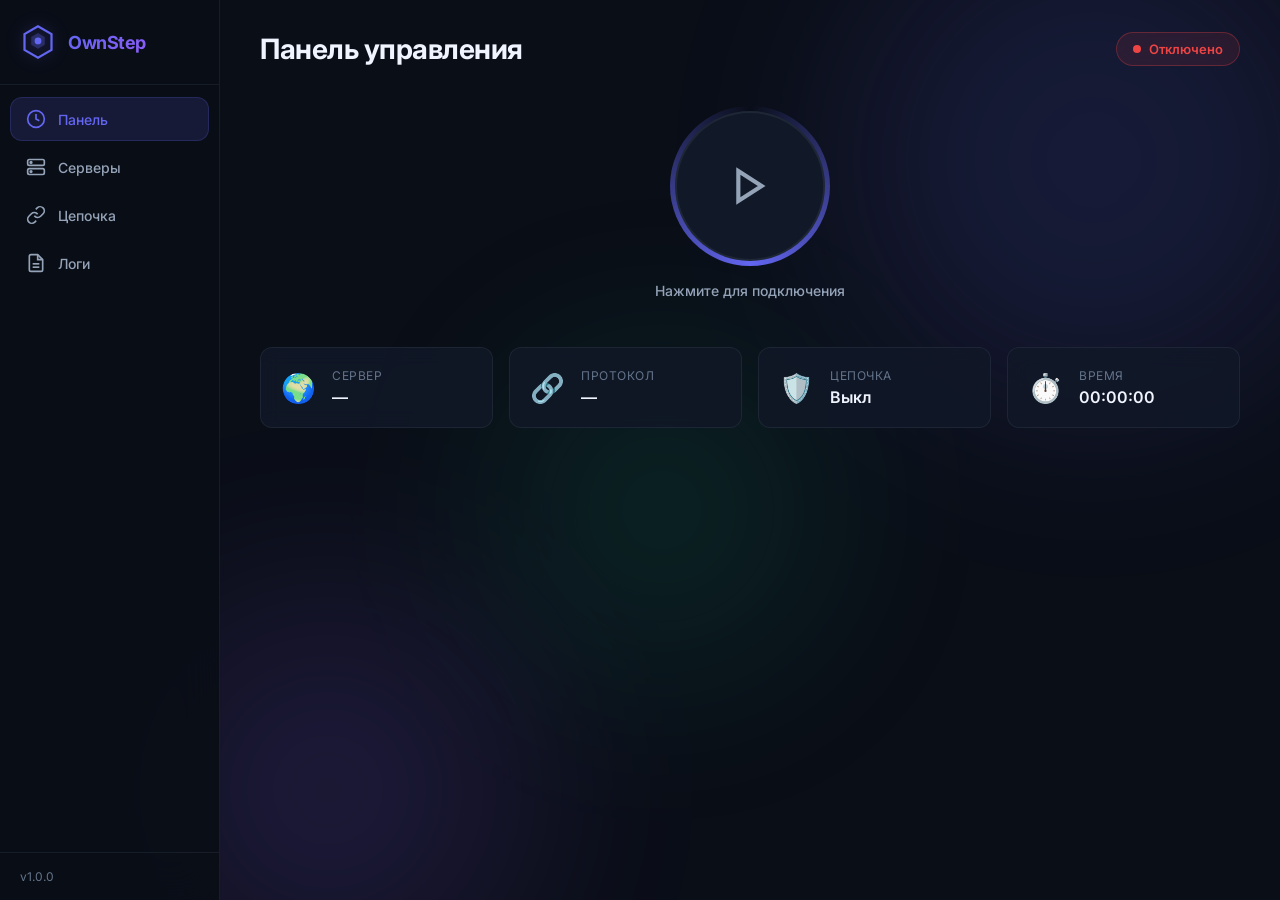
<file: index.html>
<!DOCTYPE html>
<html lang="ru">

<head>
    <meta charset="UTF-8">
    <meta name="viewport" content="width=device-width, initial-scale=1.0">
    <title>OwnStep</title>
    <link rel="stylesheet" href="style.css">
    <link href="https://fonts.googleapis.com/css2?family=Inter:wght@300;400;500;600;700;800&display=swap"
        rel="stylesheet">
</head>

<body>
    <div class="app">
        <!-- Animated background -->
        <div class="bg-orbs">
            <div class="orb orb-1"></div>
            <div class="orb orb-2"></div>
            <div class="orb orb-3"></div>
        </div>

        <!-- Sidebar -->
        <nav class="sidebar">
            <div class="logo">
                <div class="logo-icon">
                    <svg viewBox="0 0 32 32" fill="none">
                        <path d="M16 2L4 9v14l12 7 12-7V9L16 2z" stroke="currentColor" stroke-width="2" fill="none" />
                        <path d="M16 8l-6 3.5v7L16 22l6-3.5v-7L16 8z" fill="currentColor" opacity="0.3" />
                        <circle cx="16" cy="15" r="3" fill="currentColor" />
                    </svg>
                </div>
                <span class="logo-text">OwnStep</span>
            </div>
            <ul class="nav-links">
                <li class="nav-item active" data-tab="dashboard">
                    <svg viewBox="0 0 24 24" fill="none" stroke="currentColor" stroke-width="2">
                        <circle cx="12" cy="12" r="10" />
                        <path d="M12 6v6l4 2" />
                    </svg>
                    <span>Панель</span>
                </li>
                <li class="nav-item" data-tab="servers">
                    <svg viewBox="0 0 24 24" fill="none" stroke="currentColor" stroke-width="2">
                        <rect x="2" y="3" width="20" height="7" rx="2" />
                        <rect x="2" y="14" width="20" height="7" rx="2" />
                        <circle cx="6" cy="6.5" r="1" fill="currentColor" />
                        <circle cx="6" cy="17.5" r="1" fill="currentColor" />
                    </svg>
                    <span>Серверы</span>
                </li>
                <li class="nav-item" data-tab="chaining">
                    <svg viewBox="0 0 24 24" fill="none" stroke="currentColor" stroke-width="2">
                        <path d="M10 13a5 5 0 0 0 7.54.54l3-3a5 5 0 0 0-7.07-7.07l-1.72 1.71" />
                        <path d="M14 11a5 5 0 0 0-7.54-.54l-3 3a5 5 0 0 0 7.07 7.07l1.71-1.71" />
                    </svg>
                    <span>Цепочка</span>
                </li>
                <li class="nav-item" data-tab="logs">
                    <svg viewBox="0 0 24 24" fill="none" stroke="currentColor" stroke-width="2">
                        <path d="M14 2H6a2 2 0 0 0-2 2v16a2 2 0 0 0 2 2h12a2 2 0 0 0 2-2V8z" />
                        <polyline points="14 2 14 8 20 8" />
                        <line x1="16" y1="13" x2="8" y2="13" />
                        <line x1="16" y1="17" x2="8" y2="17" />
                    </svg>
                    <span>Логи</span>
                </li>
            </ul>
            <div class="sidebar-footer">
                <div class="version">v1.0.0</div>
            </div>
        </nav>

        <!-- Main Content -->
        <main class="main-content">
            <!-- Dashboard Tab -->
            <section class="tab-content active" id="tab-dashboard">
                <div class="page-header">
                    <h1>Панель управления</h1>
                    <div class="status-badge disconnected" id="globalStatus">
                        <span class="status-dot"></span>
                        <span id="statusText">Отключено</span>
                    </div>
                </div>

                <div class="connect-section">
                    <div class="connect-ring" id="connectRing">
                        <div class="connect-btn" id="connectBtn" onclick="toggleConnection()">
                            <svg viewBox="0 0 24 24" fill="none" stroke="currentColor" stroke-width="2.5">
                                <polygon points="5 3 19 12 5 21 5 3" id="playIcon" />
                            </svg>
                            <svg viewBox="0 0 24 24" fill="none" stroke="currentColor" stroke-width="2.5"
                                style="display:none">
                                <rect x="6" y="4" width="4" height="16" id="pauseIcon1" />
                                <rect x="14" y="4" width="4" height="16" id="pauseIcon2" />
                            </svg>
                        </div>
                    </div>
                    <p class="connect-label" id="connectLabel">Нажмите для подключения</p>
                </div>

                <div class="stats-grid">
                    <div class="stat-card">
                        <div class="stat-icon">🌍</div>
                        <div class="stat-info">
                            <div class="stat-label">Сервер</div>
                            <div class="stat-value" id="statServer">—</div>
                        </div>
                    </div>
                    <div class="stat-card">
                        <div class="stat-icon">🔗</div>
                        <div class="stat-info">
                            <div class="stat-label">Протокол</div>
                            <div class="stat-value" id="statProtocol">—</div>
                        </div>
                    </div>
                    <div class="stat-card">
                        <div class="stat-icon">🛡️</div>
                        <div class="stat-info">
                            <div class="stat-label">Цепочка</div>
                            <div class="stat-value" id="statChain">Выкл</div>
                        </div>
                    </div>
                    <div class="stat-card">
                        <div class="stat-icon">⏱️</div>
                        <div class="stat-info">
                            <div class="stat-label">Время</div>
                            <div class="stat-value" id="statUptime">00:00:00</div>
                        </div>
                    </div>
                </div>
            </section>

            <!-- Servers Tab -->
            <section class="tab-content" id="tab-servers">
                <div class="page-header">
                    <h1>Настройка серверов</h1>
                </div>

                <div class="card">
                    <div class="card-header">
                        <h2>🇩🇪 Основной сервер (Германия)</h2>
                        <span class="badge badge-primary">VLESS + Reality</span>
                    </div>
                    <div class="card-body">
                        <div class="form-grid">
                            <div class="form-group">
                                <label for="serverAddress">Адрес сервера</label>
                                <input type="text" id="serverAddress" placeholder="123.45.67.89" class="input">
                            </div>
                            <div class="form-group">
                                <label for="serverPort">Порт</label>
                                <input type="number" id="serverPort" placeholder="443" value="443" class="input">
                            </div>
                            <div class="form-group">
                                <label for="serverUUID">UUID</label>
                                <input type="text" id="serverUUID" placeholder="xxxxxxxx-xxxx-xxxx-xxxx-xxxxxxxxxxxx"
                                    class="input">
                            </div>
                            <div class="form-group">
                                <label for="serverFlow">Flow</label>
                                <select id="serverFlow" class="input">
                                    <option value="xtls-rprx-vision">xtls-rprx-vision</option>
                                    <option value="">Нет</option>
                                </select>
                            </div>
                            <div class="form-group">
                                <label for="serverPubKey">Public Key (Reality)</label>
                                <input type="text" id="serverPubKey" placeholder="Public Key от сервера" class="input">
                            </div>
                            <div class="form-group">
                                <label for="serverSNI">SNI (Server Name)</label>
                                <input type="text" id="serverSNI" placeholder="www.google.com" value="www.google.com"
                                    class="input">
                            </div>
                            <div class="form-group">
                                <label for="serverShortId">Short ID</label>
                                <input type="text" id="serverShortId" placeholder="Оставьте пустым если нет"
                                    class="input">
                            </div>
                            <div class="form-group">
                                <label for="serverFP">Fingerprint</label>
                                <select id="serverFP" class="input">
                                    <option value="chrome">Chrome</option>
                                    <option value="firefox">Firefox</option>
                                    <option value="safari">Safari</option>
                                    <option value="random">Random</option>
                                </select>
                            </div>
                        </div>
                        <div class="form-group" style="margin-top: 16px;">
                            <label for="localSocksPort">Локальный SOCKS5 порт</label>
                            <input type="number" id="localSocksPort" placeholder="10808" value="10808" class="input"
                                style="max-width: 200px;">
                        </div>
                        <div class="form-group" style="margin-top: 8px;">
                            <label for="localHttpPort">Локальный HTTP порт</label>
                            <input type="number" id="localHttpPort" placeholder="10809" value="10809" class="input"
                                style="max-width: 200px;">
                        </div>
                    </div>
                </div>

                <div class="card" style="margin-top: 20px;">
                    <div class="card-header">
                        <h2>📋 Импорт конфигурации</h2>
                    </div>
                    <div class="card-body">
                        <div class="form-group">
                            <label for="importLink">Вставьте VLESS ссылку</label>
                            <input type="text" id="importLink" placeholder="vless://uuid@host:port?..." class="input">
                        </div>
                        <button class="btn btn-secondary" onclick="importVlessLink()">Импортировать</button>
                    </div>
                </div>

                <button class="btn btn-primary" style="margin-top: 20px;" onclick="saveServers()">💾 Сохранить
                    настройки</button>
            </section>

            <!-- Chaining Tab -->
            <section class="tab-content" id="tab-chaining">
                <div class="page-header">
                    <h1>Цепочка прокси</h1>
                </div>

                <div class="card">
                    <div class="card-header">
                        <h2>🇺🇸 Прокси второго уровня (США)</h2>
                        <label class="toggle-switch">
                            <input type="checkbox" id="chainEnabled" onchange="updateChainUI()">
                            <span class="toggle-slider"></span>
                        </label>
                    </div>
                    <div class="card-body" id="chainSettings">
                        <div class="chain-diagram">
                            <div class="chain-node">
                                <div class="chain-icon">💻</div>
                                <div class="chain-label">Ваш ПК</div>
                            </div>
                            <div class="chain-arrow">→</div>
                            <div class="chain-node active">
                                <div class="chain-icon">🇩🇪</div>
                                <div class="chain-label">Германия</div>
                            </div>
                            <div class="chain-arrow" id="chainArrow2" style="opacity:0.3">→</div>
                            <div class="chain-node" id="chainNodeUS" style="opacity:0.3">
                                <div class="chain-icon">🇺🇸</div>
                                <div class="chain-label">США</div>
                            </div>
                            <div class="chain-arrow" id="chainArrow3" style="opacity:0.3">→</div>
                            <div class="chain-node" id="chainNodeInternet" style="opacity:0.3">
                                <div class="chain-icon">🌐</div>
                                <div class="chain-label">Интернет</div>
                            </div>
                        </div>

                        <div class="form-grid" id="chainFields" style="opacity: 0.5; pointer-events: none;">
                            <div class="form-group">
                                <label for="chainProtocol">Протокол</label>
                                <select id="chainProtocol" class="input">
                                    <option value="socks">SOCKS5</option>
                                    <option value="http">HTTP</option>
                                    <option value="vless">VLESS</option>
                                    <option value="vmess">VMess</option>
                                    <option value="shadowsocks">Shadowsocks</option>
                                </select>
                            </div>
                            <div class="form-group">
                                <label for="chainAddress">Адрес</label>
                                <input type="text" id="chainAddress" placeholder="us-proxy.example.com" class="input">
                            </div>
                            <div class="form-group">
                                <label for="chainPort">Порт</label>
                                <input type="number" id="chainPort" placeholder="1080" class="input">
                            </div>
                            <div class="form-group">
                                <label for="chainUser">Логин (если есть)</label>
                                <input type="text" id="chainUser" placeholder="username" class="input">
                            </div>
                            <div class="form-group">
                                <label for="chainPass">Пароль (если есть)</label>
                                <input type="password" id="chainPass" placeholder="password" class="input">
                            </div>
                            <div class="form-group" id="chainVlessFields" style="display:none;">
                                <label for="chainUUID">UUID (VLESS/VMess)</label>
                                <input type="text" id="chainUUID" placeholder="uuid" class="input">
                            </div>
                        </div>
                    </div>
                </div>

                <button class="btn btn-primary" style="margin-top: 20px;" onclick="saveServers()">💾 Сохранить
                    настройки</button>
            </section>

            <!-- Logs Tab -->
            <section class="tab-content" id="tab-logs">
                <div class="page-header">
                    <h1>Логи</h1>
                    <div>
                        <button class="btn btn-secondary btn-sm" onclick="clearLogs()">Очистить</button>
                        <button class="btn btn-secondary btn-sm" onclick="exportConfig()">📄 Экспорт конфига</button>
                    </div>
                </div>
                <div class="card">
                    <div class="card-body">
                        <div class="log-viewer" id="logViewer">
                            <div class="log-line log-info">OwnStep v1.0.0 готов к работе</div>
                            <div class="log-line log-info">Настройте сервер и нажмите "Подключиться"</div>
                        </div>
                    </div>
                </div>

                <div class="card" style="margin-top: 20px;">
                    <div class="card-header">
                        <h2>Сгенерированный Xray конфиг</h2>
                    </div>
                    <div class="card-body">
                        <pre class="config-preview" id="configPreview">Нажмите "Экспорт конфига" для генерации</pre>
                    </div>
                </div>
            </section>
        </main>
    </div>

    <script src="app.js"></script>
</body>

</html>
</file>
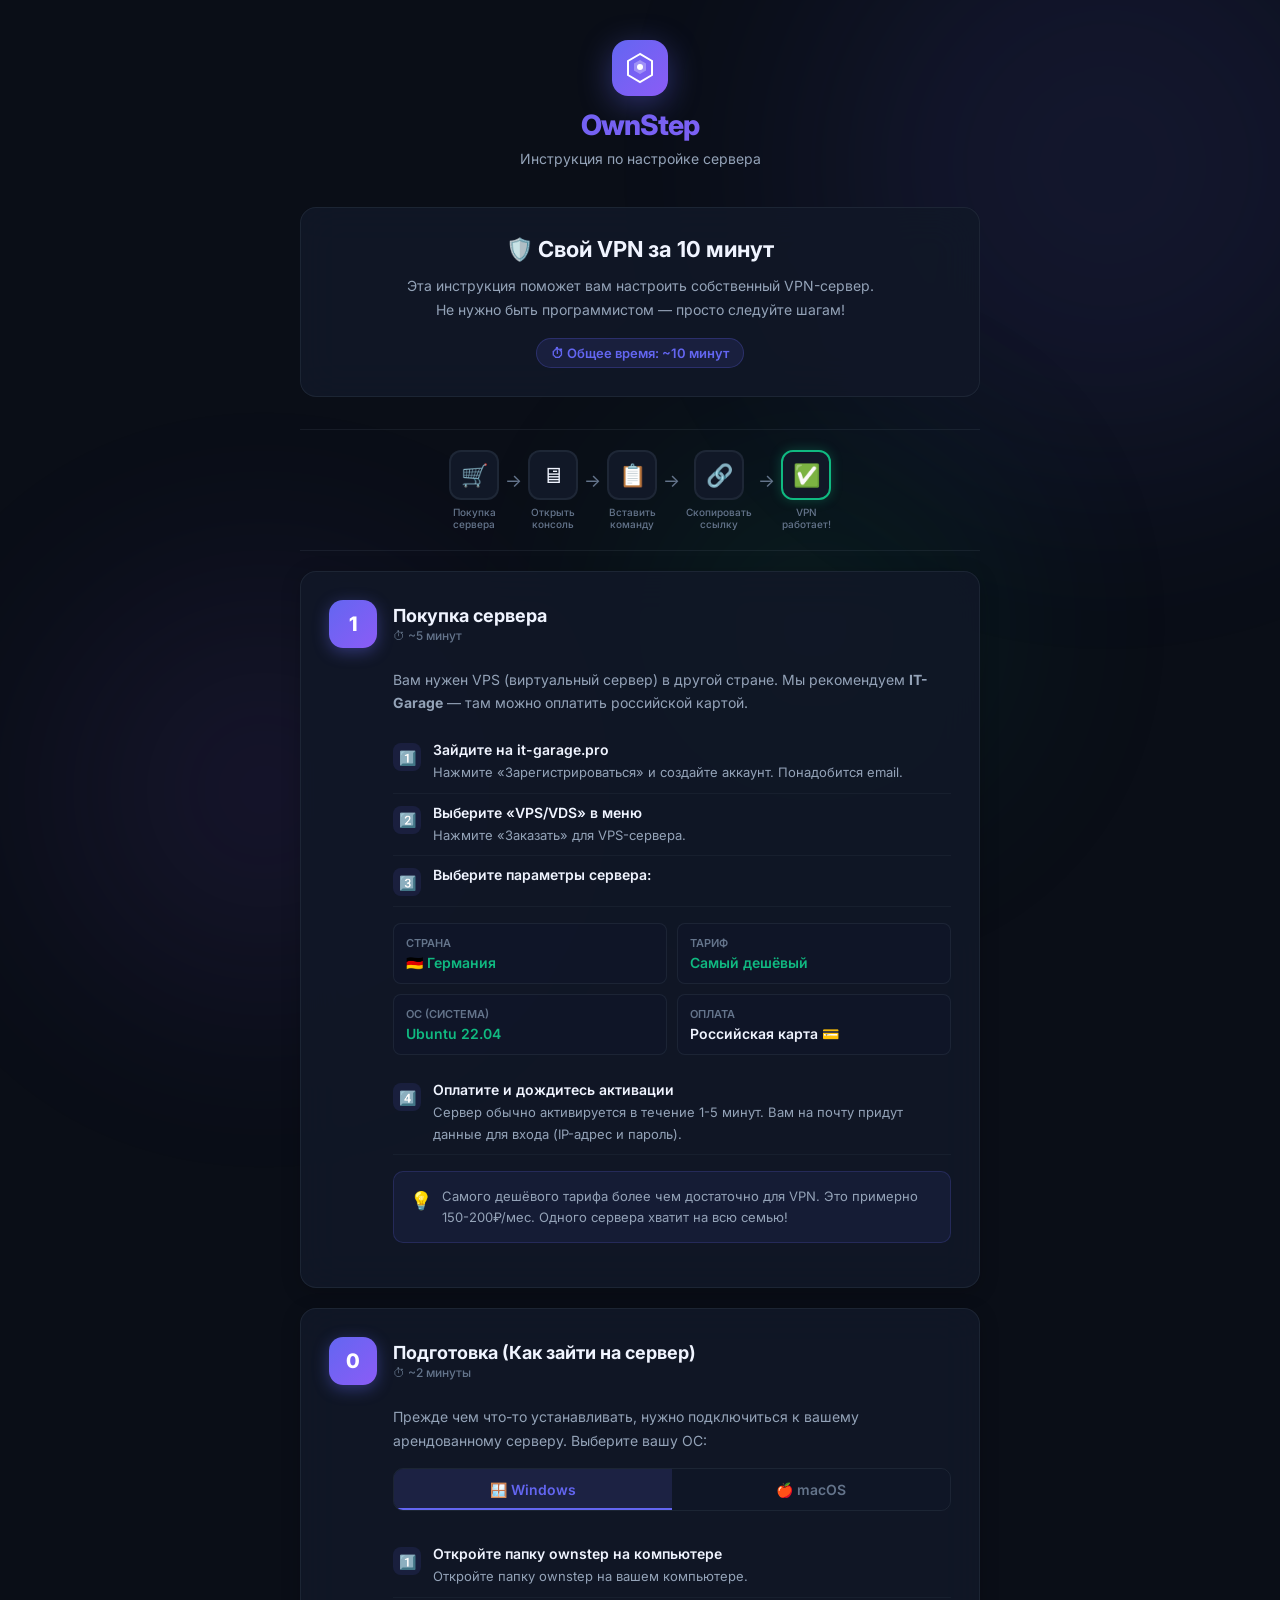
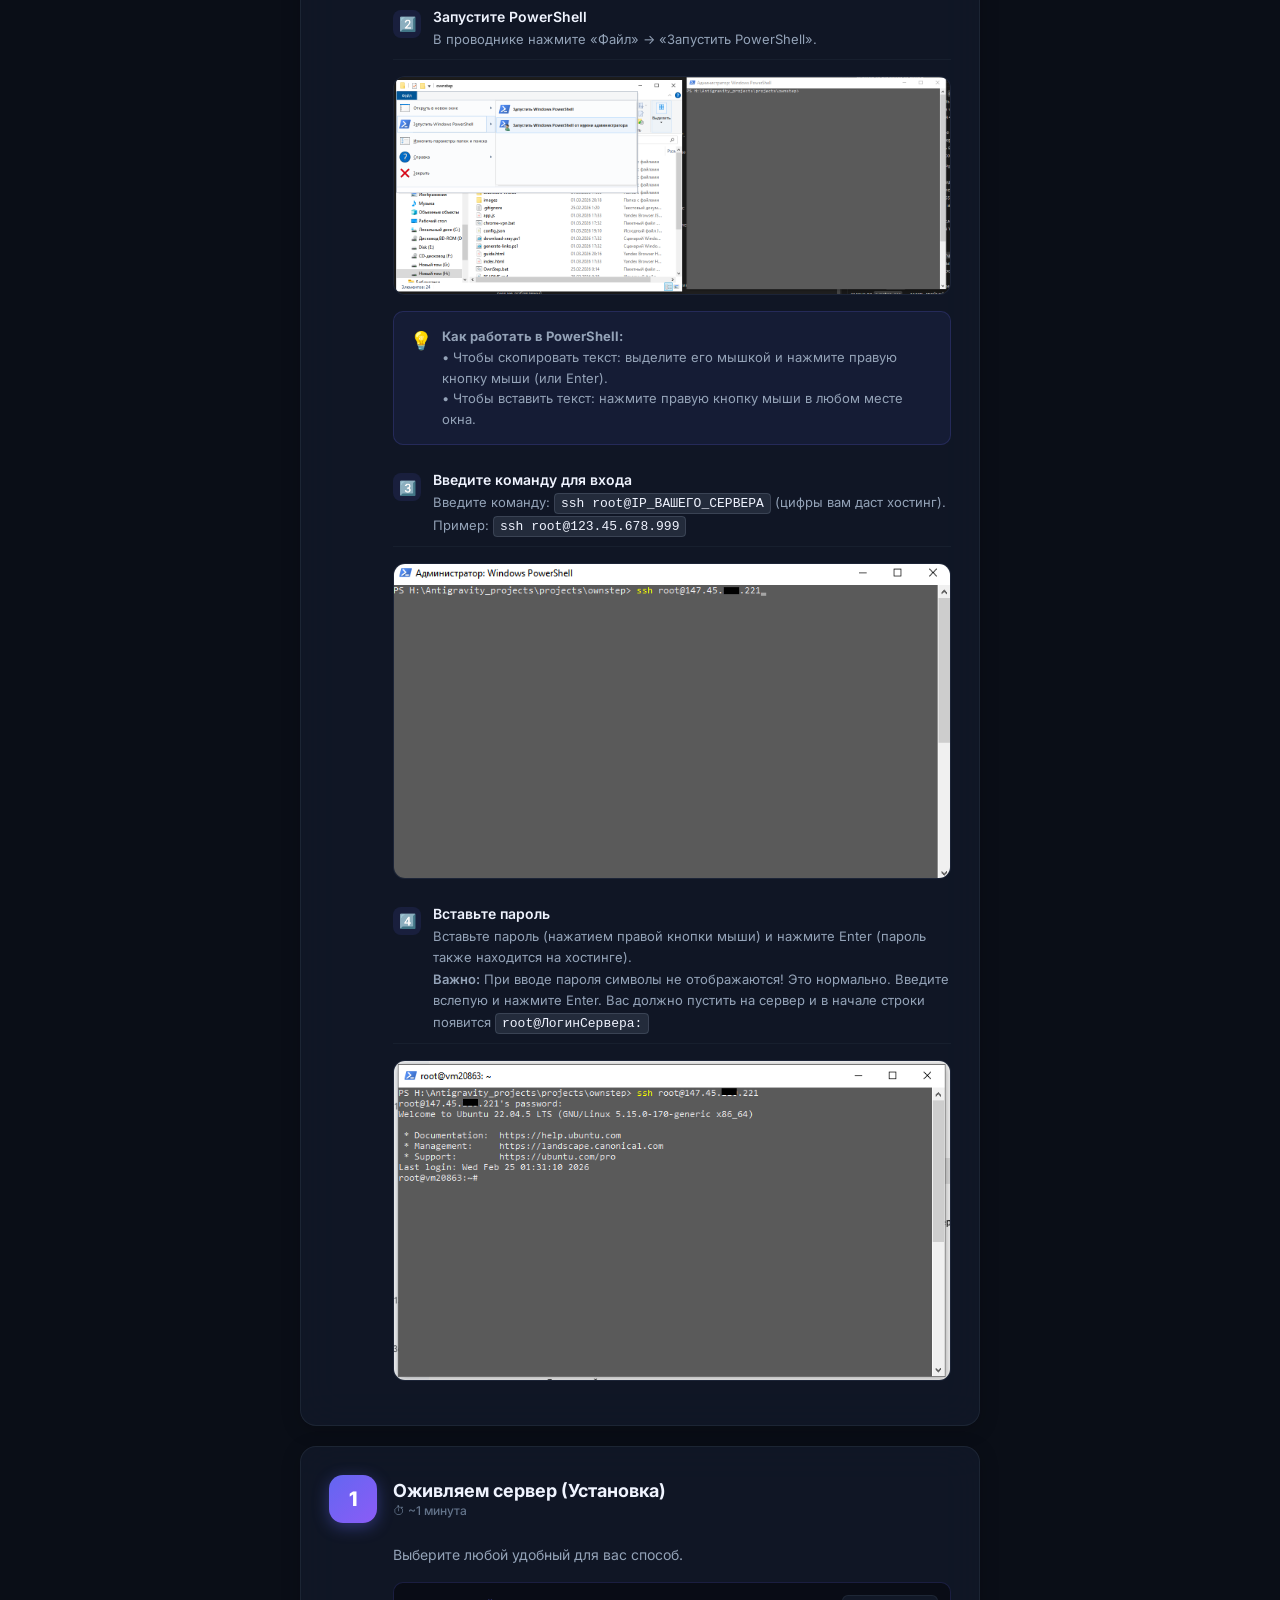
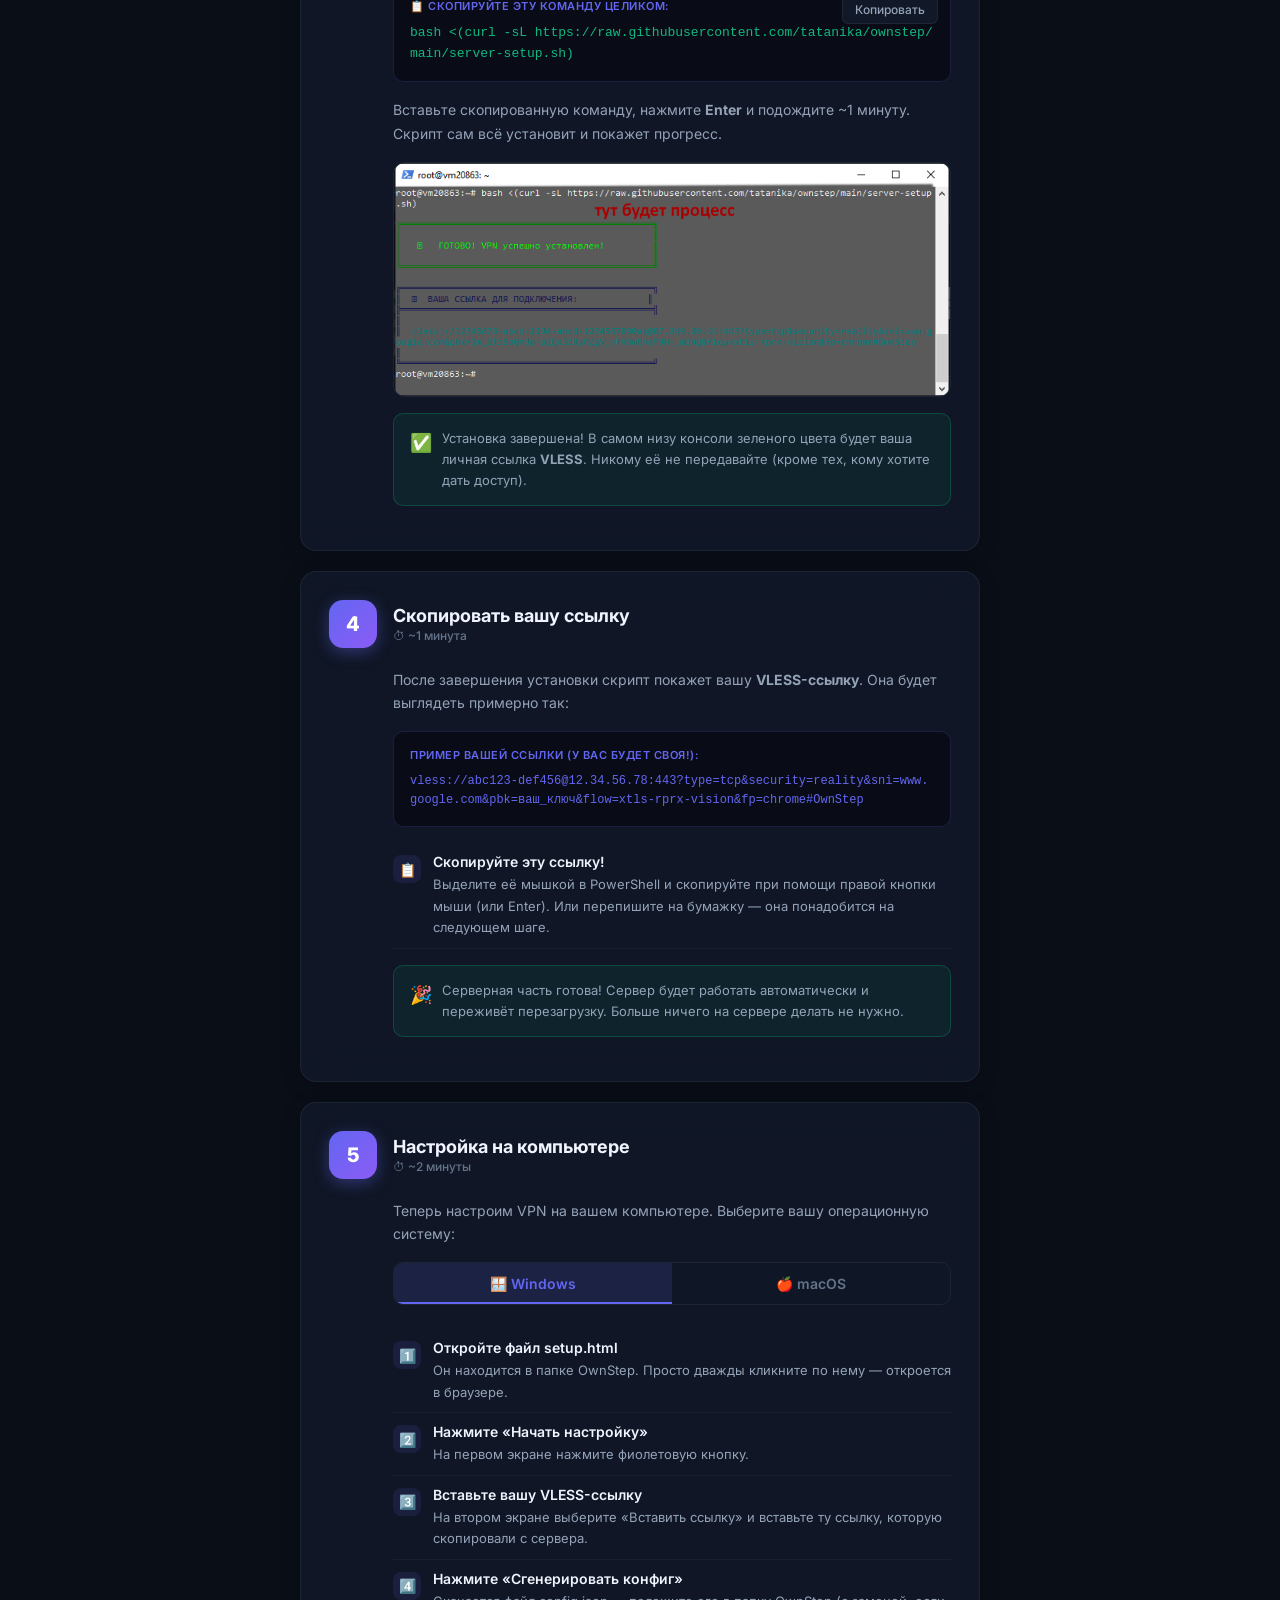
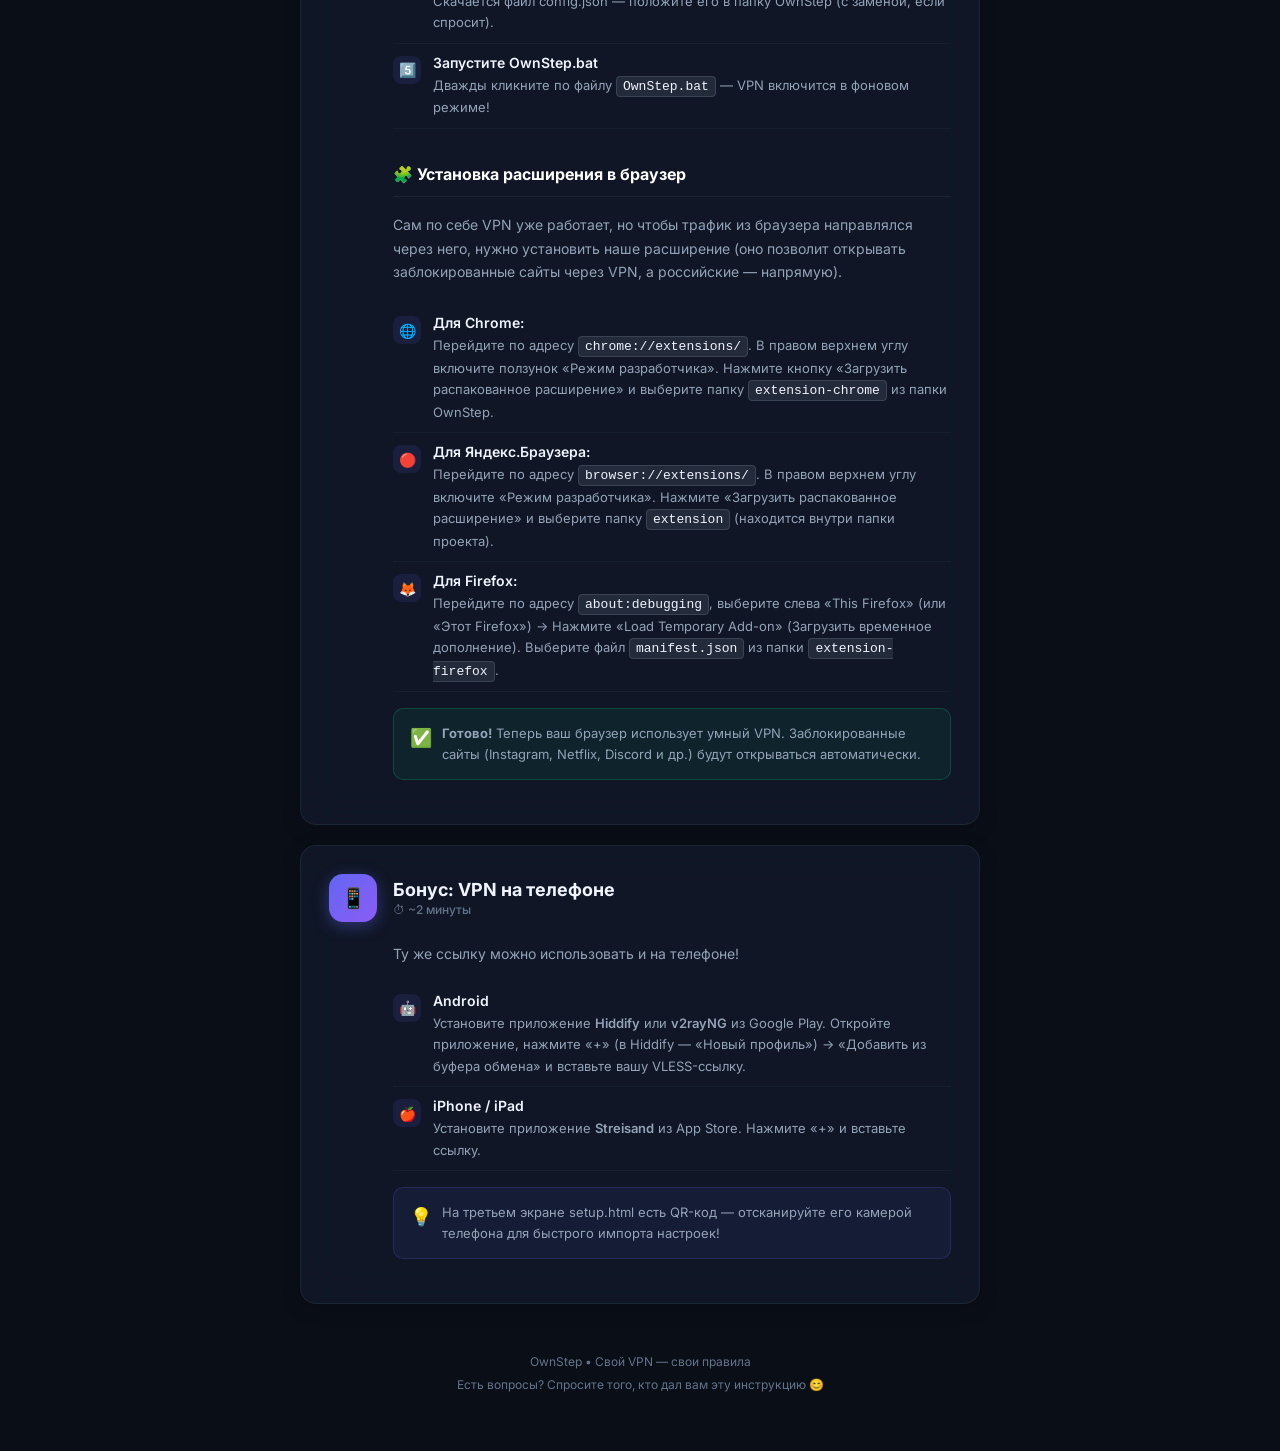
<file: guide.html>
<!DOCTYPE html>
<html lang="ru">

<head>
    <meta charset="UTF-8">
    <meta name="viewport" content="width=device-width, initial-scale=1.0">
    <title>OwnStep — Инструкция по настройке сервера</title>
    <link href="https://fonts.googleapis.com/css2?family=Inter:wght@300;400;500;600;700;800&display=swap"
        rel="stylesheet">
    <style>
        :root {
            --bg: #0a0e17;
            --bg2: #111827;
            --card: rgba(17, 24, 39, 0.9);
            --text: #f0f4ff;
            --text2: #94a3b8;
            --muted: #64748b;
            --accent: #6366f1;
            --accent2: #8b5cf6;
            --glow: rgba(99, 102, 241, 0.4);
            --green: #10b981;
            --green-glow: rgba(16, 185, 129, 0.3);
            --orange: #f59e0b;
            --red: #ef4444;
            --border: rgba(148, 163, 184, 0.1);
            --radius: 12px;
            --font: 'Inter', -apple-system, BlinkMacSystemFont, sans-serif;
        }

        * {
            margin: 0;
            padding: 0;
            box-sizing: border-box;
        }

        body {
            font-family: var(--font);
            background: var(--bg);
            color: var(--text);
            min-height: 100vh;
        }

        /* Animated background */
        .bg-orbs {
            position: fixed;
            inset: 0;
            z-index: 0;
            pointer-events: none;
        }

        .orb {
            position: absolute;
            border-radius: 50%;
            filter: blur(120px);
            opacity: 0.1;
            animation: float 25s ease-in-out infinite;
        }

        .orb-1 {
            width: 600px;
            height: 600px;
            background: var(--accent);
            top: -15%;
            right: -10%;
        }

        .orb-2 {
            width: 400px;
            height: 400px;
            background: var(--accent2);
            bottom: -10%;
            left: 5%;
            animation-delay: -8s;
        }

        .orb-3 {
            width: 350px;
            height: 350px;
            background: var(--green);
            top: 50%;
            left: 50%;
            animation-delay: -16s;
        }

        @keyframes float {

            0%,
            100% {
                transform: translate(0, 0) scale(1);
            }

            33% {
                transform: translate(40px, -50px) scale(1.1);
            }

            66% {
                transform: translate(-30px, 30px) scale(0.95);
            }
        }

        /* Main container */
        .guide {
            position: relative;
            z-index: 5;
            max-width: 720px;
            margin: 0 auto;
            padding: 40px 20px;
        }

        /* Logo */
        .logo {
            text-align: center;
            margin-bottom: 40px;
        }

        .logo-icon {
            width: 56px;
            height: 56px;
            margin: 0 auto 12px;
            background: linear-gradient(135deg, var(--accent), var(--accent2));
            border-radius: 16px;
            display: flex;
            align-items: center;
            justify-content: center;
            box-shadow: 0 8px 32px var(--glow);
        }

        .logo-icon svg {
            width: 32px;
            height: 32px;
            color: white;
        }

        .logo-name {
            font-size: 28px;
            font-weight: 800;
            letter-spacing: -1px;
            background: linear-gradient(135deg, var(--accent), var(--accent2));
            -webkit-background-clip: text;
            background-clip: text;
            -webkit-text-fill-color: transparent;
        }

        .logo-subtitle {
            color: var(--text2);
            font-size: 14px;
            margin-top: 8px;
        }

        /* Intro */
        .intro {
            background: var(--card);
            border: 1px solid var(--border);
            border-radius: 16px;
            padding: 28px;
            margin-bottom: 32px;
            backdrop-filter: blur(20px);
            text-align: center;
        }

        .intro h1 {
            font-size: 22px;
            font-weight: 700;
            margin-bottom: 12px;
        }

        .intro p {
            color: var(--text2);
            font-size: 14px;
            line-height: 1.7;
        }

        .time-badge {
            display: inline-flex;
            align-items: center;
            gap: 6px;
            background: rgba(99, 102, 241, 0.12);
            border: 1px solid rgba(99, 102, 241, 0.25);
            border-radius: 20px;
            padding: 6px 14px;
            font-size: 13px;
            font-weight: 600;
            color: var(--accent);
            margin-top: 16px;
        }

        /* Step cards */
        .step-card {
            background: var(--card);
            border: 1px solid var(--border);
            border-radius: 16px;
            padding: 28px;
            margin-bottom: 20px;
            backdrop-filter: blur(20px);
            box-shadow: 0 4px 20px rgba(0, 0, 0, 0.2);
            transition: all 0.3s ease;
        }

        .step-card:hover {
            border-color: rgba(99, 102, 241, 0.3);
            transform: translateY(-2px);
            box-shadow: 0 8px 30px rgba(0, 0, 0, 0.3);
        }

        .step-header {
            display: flex;
            align-items: center;
            gap: 16px;
            margin-bottom: 20px;
        }

        .step-number {
            width: 48px;
            height: 48px;
            border-radius: 14px;
            background: linear-gradient(135deg, var(--accent), var(--accent2));
            display: flex;
            align-items: center;
            justify-content: center;
            font-size: 20px;
            font-weight: 800;
            color: white;
            flex-shrink: 0;
            box-shadow: 0 4px 16px var(--glow);
        }

        .step-title-area h2 {
            font-size: 18px;
            font-weight: 700;
            margin-bottom: 2px;
        }

        .step-title-area .step-time {
            font-size: 12px;
            color: var(--muted);
            font-weight: 500;
        }

        .step-body {
            padding-left: 64px;
        }

        .step-body p {
            color: var(--text2);
            font-size: 14px;
            line-height: 1.7;
            margin-bottom: 16px;
        }

        .step-body p:last-child {
            margin-bottom: 0;
        }

        /* Substeps */
        .substep {
            display: flex;
            gap: 12px;
            align-items: flex-start;
            padding: 10px 0;
            border-bottom: 1px solid rgba(148, 163, 184, 0.06);
        }

        .substep:last-child {
            border-bottom: none;
        }

        .substep-icon {
            width: 28px;
            height: 28px;
            border-radius: 8px;
            background: rgba(99, 102, 241, 0.12);
            display: flex;
            align-items: center;
            justify-content: center;
            font-size: 14px;
            flex-shrink: 0;
            margin-top: 2px;
        }

        .substep-content {
            flex: 1;
        }

        .substep-content strong {
            display: block;
            font-size: 14px;
            font-weight: 600;
            margin-bottom: 3px;
        }

        .substep-content span strong {
            display: inline;
            font-size: inherit;
            margin-bottom: 0;
        }

        .substep-content span {
            font-size: 13px;
            color: var(--text2);
            line-height: 1.5;
        }

        /* Command box */
        .command-box {
            background: rgba(0, 0, 0, 0.4);
            border: 1px solid rgba(99, 102, 241, 0.2);
            border-radius: 10px;
            padding: 16px;
            margin: 16px 0;
            position: relative;
            font-family: 'Cascadia Code', 'Consolas', 'Courier New', monospace;
        }

        .command-label {
            font-size: 11px;
            color: var(--accent);
            font-weight: 600;
            text-transform: uppercase;
            letter-spacing: 0.5px;
            margin-bottom: 10px;
            font-family: var(--font);
        }

        .command-text {
            font-size: 13px;
            color: var(--green);
            word-break: break-all;
            line-height: 1.6;
            user-select: all;
        }

        .command-copy {
            position: absolute;
            top: 12px;
            right: 12px;
            padding: 6px 12px;
            border-radius: 6px;
            border: 1px solid var(--border);
            background: var(--bg2);
            color: var(--text2);
            font-size: 12px;
            cursor: pointer;
            font-family: var(--font);
            font-weight: 500;
            transition: all 0.2s;
        }

        .command-copy:hover {
            border-color: var(--accent);
            color: var(--accent);
        }

        .command-copy.copied {
            border-color: var(--green);
            color: var(--green);
        }

        /* Info box */
        .info-box {
            background: rgba(99, 102, 241, 0.08);
            border: 1px solid rgba(99, 102, 241, 0.2);
            border-radius: 10px;
            padding: 14px 16px;
            margin: 16px 0;
            font-size: 13px;
            color: var(--text2);
            line-height: 1.6;
            display: flex;
            gap: 10px;
            align-items: flex-start;
        }

        .info-box.warning {
            background: rgba(245, 158, 11, 0.08);
            border-color: rgba(245, 158, 11, 0.25);
        }

        .info-box.success {
            background: rgba(16, 185, 129, 0.08);
            border-color: rgba(16, 185, 129, 0.25);
        }

        .info-icon {
            font-size: 18px;
            flex-shrink: 0;
            margin-top: 1px;
        }

        /* Config recommendations */
        .config-grid {
            display: grid;
            grid-template-columns: 1fr 1fr;
            gap: 10px;
            margin: 16px 0;
        }

        .config-item {
            background: rgba(15, 23, 42, 0.6);
            border: 1px solid var(--border);
            border-radius: 8px;
            padding: 12px;
        }

        .config-label {
            font-size: 11px;
            color: var(--muted);
            text-transform: uppercase;
            margin-bottom: 4px;
            font-weight: 600;
        }

        .config-value {
            font-size: 14px;
            font-weight: 600;
            color: var(--text);
        }

        .config-value.recommend {
            color: var(--green);
        }

        /* Visual step indicator */
        .visual-flow {
            display: flex;
            align-items: center;
            justify-content: center;
            gap: 6px;
            padding: 20px 0;
            margin: 20px 0;
            border-top: 1px solid var(--border);
            border-bottom: 1px solid var(--border);
            flex-wrap: wrap;
        }

        .flow-item {
            display: flex;
            flex-direction: column;
            align-items: center;
            gap: 6px;
        }

        .flow-icon {
            width: 50px;
            height: 50px;
            border-radius: 12px;
            background: var(--bg2);
            border: 2px solid var(--border);
            display: flex;
            align-items: center;
            justify-content: center;
            font-size: 22px;
            transition: all 0.3s;
        }

        .flow-icon.active {
            border-color: var(--accent);
            box-shadow: 0 0 16px var(--glow);
        }

        .flow-icon.done {
            border-color: var(--green);
            box-shadow: 0 0 12px var(--green-glow);
        }

        .flow-label {
            font-size: 10px;
            color: var(--muted);
            font-weight: 500;
            text-align: center;
        }

        .flow-arrow {
            font-size: 18px;
            color: var(--muted);
            margin-bottom: 18px;
        }

        /* Footer */
        .footer {
            text-align: center;
            padding: 30px 0;
            color: var(--muted);
            font-size: 12px;
        }

        .footer a {
            color: var(--accent);
            text-decoration: none;
        }

        .footer a:hover {
            text-decoration: underline;
        }

        /* Screenshot placeholder */
        .screenshot {
            background: rgba(15, 23, 42, 0.8);
            border: 2px dashed rgba(99, 102, 241, 0.2);
            border-radius: 12px;
            padding: 24px;
            margin: 16px 0;
            text-align: center;
        }

        .screenshot-icon {
            font-size: 40px;
            margin-bottom: 8px;
        }

        .screenshot-text {
            font-size: 13px;
            color: var(--muted);
            line-height: 1.5;
        }

        .screenshot-text strong {
            color: var(--text2);
        }

        /* Image zoom (Lightbox) */
        .zoomable-image {
            cursor: zoom-in;
            transition: transform 0.2s ease, filter 0.2s ease;
        }

        .zoomable-image:hover {
            transform: scale(1.02);
            filter: brightness(1.05);
        }

        .lightbox-overlay {
            position: fixed;
            top: 0;
            left: 0;
            right: 0;
            bottom: 0;
            background: rgba(10, 14, 23, 0.9);
            backdrop-filter: blur(5px);
            z-index: 1000;
            display: flex;
            align-items: center;
            justify-content: center;
            opacity: 0;
            pointer-events: none;
            transition: opacity 0.3s ease;
        }

        .lightbox-overlay.active {
            opacity: 1;
            pointer-events: auto;
            cursor: zoom-out;
        }

        .lightbox-overlay img {
            max-width: 90vw;
            max-height: 90vh;
            object-fit: contain;
            border-radius: 12px;
            box-shadow: 0 20px 60px rgba(0, 0, 0, 0.6);
            transform: scale(0.95);
            transition: transform 0.3s cubic-bezier(0.175, 0.885, 0.32, 1.275);
        }

        .lightbox-overlay.active img {
            transform: scale(1);
        }

        code {
            background: rgba(148, 163, 184, 0.15);
            padding: 2px 6px;
            border-radius: 4px;
            font-family: 'Cascadia Code', 'Consolas', monospace;
            font-size: 13px;
            color: var(--text);
            border: 1px solid rgba(148, 163, 184, 0.2);
        }

        /* OS Tab Switcher */
        .os-tabs {
            display: flex;
            gap: 0;
            margin-bottom: 24px;
            border-radius: 10px;
            overflow: hidden;
            border: 1px solid var(--border);
        }

        .os-tab {
            flex: 1;
            padding: 12px 16px;
            text-align: center;
            font-size: 14px;
            font-weight: 600;
            cursor: pointer;
            background: rgba(15, 23, 42, 0.4);
            color: var(--muted);
            border: none;
            transition: all 0.3s ease;
            font-family: var(--font);
        }

        .os-tab:hover {
            background: rgba(15, 23, 42, 0.7);
            color: var(--text2);
        }

        .os-tab.active {
            background: rgba(99, 102, 241, 0.15);
            color: var(--accent);
            box-shadow: inset 0 -2px 0 var(--accent);
        }

        .os-content {
            display: none;
        }

        .os-content.active {
            display: block;
        }

        /* Responsive */
        @media (max-width: 640px) {
            .guide {
                padding: 20px 12px;
            }

            .step-body {
                padding-left: 0;
            }

            .config-grid {
                grid-template-columns: 1fr;
            }

            .step-header {
                flex-direction: column;
                align-items: flex-start;
                gap: 10px;
            }
        }
    </style>
</head>

<body>
    <div class="bg-orbs">
        <div class="orb orb-1"></div>
        <div class="orb orb-2"></div>
        <div class="orb orb-3"></div>
    </div>

    <div class="guide">
        <!-- Logo -->
        <div class="logo">
            <div class="logo-icon">
                <svg viewBox="0 0 32 32" fill="none">
                    <path d="M16 2L4 9v14l12 7 12-7V9L16 2z" stroke="currentColor" stroke-width="2" fill="none" />
                    <path d="M16 8l-6 3.5v7L16 22l6-3.5v-7L16 8z" fill="currentColor" opacity="0.3" />
                    <circle cx="16" cy="15" r="3" fill="currentColor" />
                </svg>
            </div>
            <div class="logo-name">OwnStep</div>
            <div class="logo-subtitle">Инструкция по настройке сервера</div>
        </div>

        <!-- Intro -->
        <div class="intro">
            <h1>🛡️ Свой VPN за 10 минут</h1>
            <p>
                Эта инструкция поможет вам настроить собственный VPN-сервер.<br>
                Не нужно быть программистом — просто следуйте шагам!
            </p>
            <div class="time-badge">⏱ Общее время: ~10 минут</div>
        </div>

        <!-- Visual flow -->
        <div class="visual-flow">
            <div class="flow-item">
                <div class="flow-icon">🛒</div>
                <div class="flow-label">Покупка<br>сервера</div>
            </div>
            <div class="flow-arrow">→</div>
            <div class="flow-item">
                <div class="flow-icon">🖥</div>
                <div class="flow-label">Открыть<br>консоль</div>
            </div>
            <div class="flow-arrow">→</div>
            <div class="flow-item">
                <div class="flow-icon">📋</div>
                <div class="flow-label">Вставить<br>команду</div>
            </div>
            <div class="flow-arrow">→</div>
            <div class="flow-item">
                <div class="flow-icon">🔗</div>
                <div class="flow-label">Скопировать<br>ссылку</div>
            </div>
            <div class="flow-arrow">→</div>
            <div class="flow-item">
                <div class="flow-icon done">✅</div>
                <div class="flow-label">VPN<br>работает!</div>
            </div>
        </div>

        <!-- ═══════════ STEP 1: Buy VPS ═══════════ -->
        <div class="step-card">
            <div class="step-header">
                <div class="step-number">1</div>
                <div class="step-title-area">
                    <h2>Покупка сервера</h2>
                    <div class="step-time">⏱ ~5 минут</div>
                </div>
            </div>
            <div class="step-body">
                <p>Вам нужен VPS (виртуальный сервер) в другой стране. Мы рекомендуем <strong>IT-Garage</strong> — там
                    можно оплатить российской картой.</p>

                <div class="substep">
                    <div class="substep-icon">1️⃣</div>
                    <div class="substep-content">
                        <strong>Зайдите на it-garage.pro</strong>
                        <span>Нажмите «Зарегистрироваться» и создайте аккаунт. Понадобится email.</span>
                    </div>
                </div>

                <div class="substep">
                    <div class="substep-icon">2️⃣</div>
                    <div class="substep-content">
                        <strong>Выберите «VPS/VDS» в меню</strong>
                        <span>Нажмите «Заказать» для VPS-сервера.</span>
                    </div>
                </div>

                <div class="substep">
                    <div class="substep-icon">3️⃣</div>
                    <div class="substep-content">
                        <strong>Выберите параметры сервера:</strong>
                        <span></span>
                    </div>
                </div>

                <div class="config-grid">
                    <div class="config-item">
                        <div class="config-label">Страна</div>
                        <div class="config-value recommend">🇩🇪 Германия</div>
                    </div>
                    <div class="config-item">
                        <div class="config-label">Тариф</div>
                        <div class="config-value recommend">Самый дешёвый</div>
                    </div>
                    <div class="config-item">
                        <div class="config-label">ОС (система)</div>
                        <div class="config-value recommend">Ubuntu 22.04</div>
                    </div>
                    <div class="config-item">
                        <div class="config-label">Оплата</div>
                        <div class="config-value">Российская карта 💳</div>
                    </div>
                </div>

                <div class="substep">
                    <div class="substep-icon">4️⃣</div>
                    <div class="substep-content">
                        <strong>Оплатите и дождитесь активации</strong>
                        <span>Сервер обычно активируется в течение 1-5 минут. Вам на почту придут данные для входа
                            (IP-адрес и пароль).</span>
                    </div>
                </div>

                <div class="info-box">
                    <div class="info-icon">💡</div>
                    <div>Самого дешёвого тарифа более чем достаточно для VPN. Это примерно 150-200₽/мес. Одного сервера
                        хватит на всю семью!</div>
                </div>
            </div>
        </div>

        <!-- ═══════════ STEP 0: Open console ═══════════ -->
        <div class="step-card">
            <div class="step-header">
                <div class="step-number">0</div>
                <div class="step-title-area">
                    <h2>Подготовка (Как зайти на сервер)</h2>
                    <div class="step-time">⏱ ~2 минуты</div>
                </div>
            </div>
            <div class="step-body">
                <p>Прежде чем что-то устанавливать, нужно подключиться к вашему арендованному серверу. Выберите вашу ОС:
                </p>

                <!-- OS Tab Switcher for Step 0 -->
                <div class="os-tabs">
                    <button class="os-tab active" onclick="switchOS0('windows0')">🪟 Windows</button>
                    <button class="os-tab" onclick="switchOS0('mac0')">🍎 macOS</button>
                </div>

                <!-- ====== WINDOWS ====== -->
                <div class="os-content active" id="os-windows0">
                    <div class="substep">
                        <div class="substep-icon">1️⃣</div>
                        <div class="substep-content">
                            <strong>Откройте папку ownstep на компьютере</strong>
                            <span>Откройте папку ownstep на вашем компьютере.</span>
                        </div>
                    </div>

                    <div class="substep">
                        <div class="substep-icon">2️⃣</div>
                        <div class="substep-content">
                            <strong>Запустите PowerShell</strong>
                            <span>В проводнике нажмите «Файл» -&gt; «Запустить PowerShell».</span>
                        </div>
                    </div>

                    <div class="screenshot" style="padding: 0; overflow: hidden; border: 1px solid var(--border);">
                        <img src="images/ssh-open.png" alt="Открытие PowerShell" class="zoomable-image"
                            style="width: 100%; display: block;">
                    </div>

                    <div class="info-box">
                        <div class="info-icon">💡</div>
                        <div>
                            <strong>Как работать в PowerShell:</strong><br>
                            • Чтобы скопировать текст: выделите его мышкой и нажмите правую кнопку мыши (или Enter).<br>
                            • Чтобы вставить текст: нажмите правую кнопку мыши в любом месте окна.
                        </div>
                    </div>

                    <div class="substep">
                        <div class="substep-icon">3️⃣</div>
                        <div class="substep-content">
                            <strong>Введите команду для входа</strong>
                            <span>Введите команду: <code>ssh root@IP_ВАШЕГО_СЕРВЕРА</code> (цифры вам даст хостинг).
                                Пример:
                                <code>ssh root@123.45.678.999</code></span>
                        </div>
                    </div>

                    <div class="screenshot" style="padding: 0; overflow: hidden; border: 1px solid var(--border);">
                        <img src="images/ssh-login.png" alt="Ввод команды ssh root@ip" class="zoomable-image"
                            style="width: 100%; display: block;">
                    </div>

                    <div class="substep">
                        <div class="substep-icon">4️⃣</div>
                        <div class="substep-content">
                            <strong>Вставьте пароль</strong>
                            <span>Вставьте пароль (нажатием правой кнопки мыши) и нажмите Enter (пароль также находится
                                на
                                хостинге).<br>
                                <strong>Важно:</strong> При вводе пароля символы не отображаются! Это нормально. Введите
                                вслепую и нажмите Enter. Вас должно пустить на
                                сервер и в начале строки появится <code>root@ЛогинСервера:</code></span>
                        </div>
                    </div>

                    <div class="screenshot" style="padding: 0; overflow: hidden; border: 1px solid var(--border);">
                        <img src="images/ssh-password.png" alt="Ввод пароля SSH в PowerShell" class="zoomable-image"
                            style="width: 100%; display: block;">
                    </div>
                </div>

                <!-- ====== macOS ====== -->
                <div class="os-content" id="os-mac0">
                    <div class="substep">
                        <div class="substep-icon">1️⃣</div>
                        <div class="substep-content">
                            <strong>Откройте Терминал</strong>
                            <span>Нажмите <strong>Cmd + Пробел</strong>, наберите <strong>Terminal</strong> и нажмите
                                Enter.
                                Или откройте через Finder → Программы → Утилиты → Терминал.</span>
                        </div>
                    </div>

                    <div class="substep">
                        <div class="substep-icon">2️⃣</div>
                        <div class="substep-content">
                            <strong>Введите команду для входа</strong>
                            <span>Введите команду: <code>ssh root@IP_ВАШЕГО_СЕРВЕРА</code> (цифры вам даст хостинг).
                                Пример:
                                <code>ssh root@123.45.678.999</code></span>
                        </div>
                    </div>

                    <div class="info-box">
                        <div class="info-icon">💡</div>
                        <div>
                            <strong>Как работать в Терминале:</strong><br>
                            • Чтобы вставить текст: нажмите <strong>Cmd + V</strong>.<br>
                            • Чтобы скопировать текст: выделите его мышкой и нажмите <strong>Cmd + C</strong>.
                        </div>
                    </div>

                    <div class="substep">
                        <div class="substep-icon">3️⃣</div>
                        <div class="substep-content">
                            <strong>Подтвердите подключение</strong>
                            <span>Если Терминал спросит «Are you sure you want to continue connecting?» — введите
                                <code>yes</code> и нажмите Enter.</span>
                        </div>
                    </div>

                    <div class="substep">
                        <div class="substep-icon">4️⃣</div>
                        <div class="substep-content">
                            <strong>Вставьте пароль</strong>
                            <span>Вставьте пароль (<strong>Cmd + V</strong>) и нажмите Enter.
                                Пароль находится в письме от хостинга.<br>
                                <strong>Важно:</strong> При вводе пароля символы не отображаются! Это нормально. Введите
                                вслепую и нажмите Enter. Вас должно пустить на
                                сервер и в начале строки появится <code>root@ЛогинСервера:</code></span>
                        </div>
                    </div>
                </div>
            </div>
        </div>

        <!-- ═══════════ STEP 1: Run script ═══════════ -->
        <div class="step-card">
            <div class="step-header">
                <div class="step-number">1</div>
                <div class="step-title-area">
                    <h2>Оживляем сервер (Установка)</h2>
                    <div class="step-time">⏱ ~1 минута</div>
                </div>
            </div>
            <div class="step-body">
                <p>Выберите любой удобный для вас способ.</p>

                <div class="command-box">
                    <div class="command-label">📋 Скопируйте эту команду целиком:</div>
                    <div class="command-text" id="installCommand">bash &lt;(curl -sL
                        https://raw.githubusercontent.com/tatanika/ownstep/main/server-setup.sh)</div>
                    <button class="command-copy" onclick="copyCommand()">Копировать</button>
                </div>

                <p>Вставьте скопированную команду, нажмите <strong>Enter</strong> и подождите ~1 минуту. Скрипт сам всё
                    установит и покажет прогресс.</p>

                <div class="screenshot" style="padding: 0; overflow: hidden; border: 1px solid var(--border);">
                    <img src="images/ssh-success.png" alt="Процесс установки и готовая VLESS ссылка"
                        class="zoomable-image" style="width: 100%; display: block;">
                </div>

                <div class="info-box success">
                    <div class="info-icon">✅</div>
                    <div>
                        Установка завершена! В самом низу консоли зеленого цвета будет ваша личная ссылка
                        <strong>VLESS</strong>. Никому её не передавайте (кроме тех, кому хотите дать доступ).
                    </div>
                </div>
            </div>
        </div>

        <!-- ═══════════ STEP 4: Copy link ═══════════ -->
        <div class="step-card">
            <div class="step-header">
                <div class="step-number">4</div>
                <div class="step-title-area">
                    <h2>Скопировать вашу ссылку</h2>
                    <div class="step-time">⏱ ~1 минута</div>
                </div>
            </div>
            <div class="step-body">
                <p>После завершения установки скрипт покажет вашу <strong>VLESS-ссылку</strong>. Она будет выглядеть
                    примерно так:</p>

                <div class="command-box">
                    <div class="command-label">Пример вашей ссылки (у вас будет своя!):</div>
                    <div class="command-text" style="color: var(--accent); font-size: 12px;">
                        vless://abc123-def456@12.34.56.78:443?type=tcp&security=reality&sni=www.google.com&pbk=ваш_ключ&flow=xtls-rprx-vision&fp=chrome#OwnStep
                    </div>
                </div>

                <div class="substep">
                    <div class="substep-icon">📋</div>
                    <div class="substep-content">
                        <strong>Скопируйте эту ссылку!</strong>
                        <span>Выделите её мышкой в PowerShell и скопируйте при помощи правой кнопки мыши (или Enter).
                            Или перепишите на бумажку — она
                            понадобится на следующем шаге.</span>
                    </div>
                </div>

                <div class="info-box success">
                    <div class="info-icon">🎉</div>
                    <div>Серверная часть готова! Сервер будет работать автоматически и переживёт перезагрузку.
                        Больше ничего на сервере делать не нужно.</div>
                </div>
            </div>
        </div>

        <!-- ═══════════ STEP 5: Setup on PC ═══════════ -->
        <div class="step-card">
            <div class="step-header">
                <div class="step-number">5</div>
                <div class="step-title-area">
                    <h2>Настройка на компьютере</h2>
                    <div class="step-time">⏱ ~2 минуты</div>
                </div>
            </div>
            <div class="step-body">
                <p>Теперь настроим VPN на вашем компьютере. Выберите вашу операционную систему:</p>

                <!-- OS Tab Switcher -->
                <div class="os-tabs">
                    <button class="os-tab active" onclick="switchOS('windows')">🪟 Windows</button>
                    <button class="os-tab" onclick="switchOS('mac')">🍎 macOS</button>
                </div>

                <!-- ====== WINDOWS CONTENT ====== -->
                <div class="os-content active" id="os-windows">
                    <div class="substep">
                        <div class="substep-icon">1️⃣</div>
                        <div class="substep-content">
                            <strong>Откройте файл setup.html</strong>
                            <span>Он находится в папке OwnStep. Просто дважды кликните по нему — откроется в
                                браузере.</span>
                        </div>
                    </div>

                    <div class="substep">
                        <div class="substep-icon">2️⃣</div>
                        <div class="substep-content">
                            <strong>Нажмите «Начать настройку»</strong>
                            <span>На первом экране нажмите фиолетовую кнопку.</span>
                        </div>
                    </div>

                    <div class="substep">
                        <div class="substep-icon">3️⃣</div>
                        <div class="substep-content">
                            <strong>Вставьте вашу VLESS-ссылку</strong>
                            <span>На втором экране выберите «Вставить ссылку» и вставьте ту ссылку, которую скопировали
                                с сервера.</span>
                        </div>
                    </div>

                    <div class="substep">
                        <div class="substep-icon">4️⃣</div>
                        <div class="substep-content">
                            <strong>Нажмите «Сгенерировать конфиг»</strong>
                            <span>Скачается файл config.json — положите его в папку OwnStep (с заменой, если
                                спросит).</span>
                        </div>
                    </div>

                    <div class="substep">
                        <div class="substep-icon">5️⃣</div>
                        <div class="substep-content">
                            <strong>Запустите OwnStep.bat</strong>
                            <span>Дважды кликните по файлу <code>OwnStep.bat</code> — VPN включится в фоновом
                                режиме!</span>
                        </div>
                    </div>

                    <p
                        style="margin-top: 32px; margin-bottom: 16px; color: #fff; font-size: 16px; font-weight: 700; border-bottom: 1px solid var(--border); padding-bottom: 8px;">
                        🧩 Установка расширения в браузер</p>
                    <p style="margin-bottom: 20px;">Сам по себе VPN уже работает, но чтобы трафик из браузера
                        направлялся
                        через него, нужно установить
                        наше расширение (оно позволит открывать заблокированные сайты через VPN, а российские —
                        напрямую).
                    </p>

                    <div class="substep">
                        <div class="substep-icon">🌐</div>
                        <div class="substep-content">
                            <strong>Для Chrome:</strong>
                            <span>Перейдите по адресу <code>chrome://extensions/</code>. В правом верхнем углу включите
                                ползунок «Режим разработчика». Нажмите кнопку «Загрузить распакованное расширение» и
                                выберите папку <code>extension-chrome</code> из папки OwnStep.</span>
                        </div>
                    </div>

                    <div class="substep">
                        <div class="substep-icon">🔴</div>
                        <div class="substep-content">
                            <strong>Для Яндекс.Браузера:</strong>
                            <span>Перейдите по адресу <code>browser://extensions/</code>. В правом верхнем углу включите
                                «Режим разработчика». Нажмите «Загрузить распакованное расширение» и выберите папку
                                <code>extension</code> (находится внутри папки проекта).</span>
                        </div>
                    </div>

                    <div class="substep">
                        <div class="substep-icon">🦊</div>
                        <div class="substep-content">
                            <strong>Для Firefox:</strong>
                            <span>Перейдите по адресу <code>about:debugging</code>, выберите слева «This Firefox» (или
                                «Этот
                                Firefox») → Нажмите «Load Temporary Add-on» (Загрузить временное дополнение). Выберите
                                файл
                                <code>manifest.json</code> из папки <code>extension-firefox</code>.</span>
                        </div>
                    </div>

                    <div class="info-box success">
                        <div class="info-icon">✅</div>
                        <div>
                            <strong>Готово!</strong> Теперь ваш браузер использует умный VPN. Заблокированные сайты
                            (Instagram, Netflix, Discord и др.) будут открываться автоматически.
                        </div>
                    </div>
                </div>

                <!-- ====== macOS CONTENT ====== -->
                <div class="os-content" id="os-mac">
                    <div class="substep">
                        <div class="substep-icon">1️⃣</div>
                        <div class="substep-content">
                            <strong>Откройте файл setup.html</strong>
                            <span>Он находится в папке OwnStep. Дважды кликните — откроется в браузере.</span>
                        </div>
                    </div>

                    <div class="substep">
                        <div class="substep-icon">2️⃣</div>
                        <div class="substep-content">
                            <strong>Нажмите «Начать настройку»</strong>
                            <span>На первом экране нажмите фиолетовую кнопку.</span>
                        </div>
                    </div>

                    <div class="substep">
                        <div class="substep-icon">3️⃣</div>
                        <div class="substep-content">
                            <strong>Вставьте вашу VLESS-ссылку</strong>
                            <span>На втором экране выберите «Вставить ссылку» и вставьте ту ссылку, которую скопировали
                                с сервера.</span>
                        </div>
                    </div>

                    <div class="substep">
                        <div class="substep-icon">4️⃣</div>
                        <div class="substep-content">
                            <strong>Нажмите «Сгенерировать конфиг»</strong>
                            <span>Скачается файл config.json — положите его в папку OwnStep.</span>
                        </div>
                    </div>

                    <div class="substep">
                        <div class="substep-icon">5️⃣</div>
                        <div class="substep-content">
                            <strong>Разрешите запуск скрипта (только первый раз)</strong>
                            <span>Откройте Терминал (Finder → Программы → Утилиты → Терминал), перетащите файл
                                <code>OwnStep-mac.command</code> в окно Терминала и нажмите Enter. Или кликните правой
                                кнопкой → «Открыть» → «Открыть».
                                macOS может спросить разрешение — нажмите «Открыть».</span>
                        </div>
                    </div>

                    <div class="substep">
                        <div class="substep-icon">6️⃣</div>
                        <div class="substep-content">
                            <strong>Запустите OwnStep-mac.command</strong>
                            <span>Дважды кликните по файлу <code>OwnStep-mac.command</code> — откроется Терминал и VPN
                                включится!
                                Не закрывайте это окно.</span>
                        </div>
                    </div>

                    <div class="info-box warning">
                        <div class="info-icon">⚠️</div>
                        <div>Если macOS показывает ошибку «не удаётся открыть, так как разработчик не идентифицирован» —
                            нажмите правой кнопкой на файл → «Открыть» → «Открыть». Или в Системных настройках →
                            Конфиденциальность и безопасность → нажмите «Всё равно открыть».</div>
                    </div>

                    <p
                        style="margin-top: 32px; margin-bottom: 16px; color: #fff; font-size: 16px; font-weight: 700; border-bottom: 1px solid var(--border); padding-bottom: 8px;">
                        🧩 Установка расширения в браузер</p>
                    <p style="margin-bottom: 12px;">На Mac расширение для Safari недоступно (Apple требует аккаунт
                        разработчика). Но <strong>хорошая новость:</strong> при запущенном OwnStep весь трафик Mac
                        автоматически идёт через VPN — Safari будет работать и без расширения!
                    </p>
                    <p style="margin-bottom: 20px;">Если хотите <strong>умный роутинг</strong> (российские сайты
                        напрямую, заблокированные через VPN) — установите
                        <strong>Chrome</strong> или <strong>Firefox</strong> и наше расширение.
                    </p>

                    <div class="substep">
                        <div class="substep-icon">🌐</div>
                        <div class="substep-content">
                            <strong>Для Chrome:</strong>
                            <span>Перейдите по адресу <code>chrome://extensions/</code>. Включите «Developer mode»
                                (Режим разработчика)
                                вверху справа. Нажмите «Load unpacked» (Загрузить распакованное) и выберите папку
                                <code>extension-chrome</code> из папки OwnStep.</span>
                        </div>
                    </div>

                    <div class="substep">
                        <div class="substep-icon">🦊</div>
                        <div class="substep-content">
                            <strong>Для Firefox:</strong>
                            <span>Перейдите по адресу <code>about:debugging</code>, выберите «This Firefox» →
                                «Load Temporary Add-on». Выберите файл <code>manifest.json</code> из папки
                                <code>extension-firefox</code>.</span>
                        </div>
                    </div>

                    <div class="info-box success">
                        <div class="info-icon">✅</div>
                        <div>
                            <strong>Готово!</strong> Теперь ваш браузер использует умный VPN. Заблокированные сайты
                            (Instagram, Netflix, Discord и др.) будут открываться автоматически.
                        </div>
                    </div>
                </div>
            </div>
        </div>

        <!-- ═══════════ Bonus: Phone ═══════════ -->
        <div class="step-card">
            <div class="step-header">
                <div class="step-number">📱</div>
                <div class="step-title-area">
                    <h2>Бонус: VPN на телефоне</h2>
                    <div class="step-time">⏱ ~2 минуты</div>
                </div>
            </div>
            <div class="step-body">
                <p>Ту же ссылку можно использовать и на телефоне!</p>

                <div class="substep">
                    <div class="substep-icon">🤖</div>
                    <div class="substep-content">
                        <strong>Android</strong>
                        <span>Установите приложение <strong>Hiddify</strong> или <strong>v2rayNG</strong> из Google
                            Play. Откройте приложение, нажмите «+» (в Hiddify — «Новый профиль») → «Добавить из буфера
                            обмена» и вставьте вашу VLESS-ссылку.</span>
                    </div>
                </div>

                <div class="substep">
                    <div class="substep-icon">🍎</div>
                    <div class="substep-content">
                        <strong>iPhone / iPad</strong>
                        <span>Установите приложение <strong>Streisand</strong> из App Store. Нажмите «+» и вставьте
                            ссылку.</span>
                    </div>
                </div>

                <div class="info-box">
                    <div class="info-icon">💡</div>
                    <div>На третьем экране setup.html есть QR-код — отсканируйте его камерой телефона для быстрого
                        импорта настроек!</div>
                </div>
            </div>
        </div>

        <!-- Footer -->
        <div class="footer">
            <p>OwnStep • Свой VPN — свои правила</p>
            <p style="margin-top: 8px">Есть вопросы? Спросите того, кто дал вам эту инструкцию 😊</p>
        </div>
    </div>

    <script>
        // OS Tab Switcher — scoped per step card
        function switchOS(os) {
            const btn = event.target;
            const card = btn.closest('.step-card') || btn.closest('.step-body');
            if (!card) return;
            card.querySelectorAll('.os-tab').forEach(t => t.classList.remove('active'));
            card.querySelectorAll('.os-content').forEach(c => c.classList.remove('active'));
            btn.classList.add('active');
            card.querySelector('#os-' + os).classList.add('active');
        }

        function switchOS0(id) {
            const btn = event.target;
            const card = btn.closest('.step-card');
            if (!card) return;
            card.querySelectorAll('.os-tab').forEach(t => t.classList.remove('active'));
            card.querySelectorAll('.os-content').forEach(c => c.classList.remove('active'));
            btn.classList.add('active');
            card.querySelector('#os-' + id).classList.add('active');
        }

        // Auto-detect OS
        if (navigator.platform.indexOf('Mac') > -1 || navigator.userAgent.indexOf('Mac') > -1) {
            // Switch all tab groups to macOS
            document.querySelectorAll('.os-tabs').forEach(tabGroup => {
                tabGroup.querySelectorAll('.os-tab').forEach(t => t.classList.remove('active'));
                const macTab = tabGroup.querySelectorAll('.os-tab')[1];
                if (macTab) macTab.classList.add('active');
            });
            document.querySelectorAll('.os-content').forEach(c => c.classList.remove('active'));
            ['os-mac0', 'os-mac'].forEach(id => {
                const el = document.getElementById(id);
                if (el) el.classList.add('active');
            });
        }

        function copyCommand() {
            const text = document.getElementById('installCommand').textContent;
            navigator.clipboard.writeText(text).then(() => {
                const btn = document.querySelector('.command-copy');
                btn.textContent = '✅ Скопировано!';
                btn.classList.add('copied');
                setTimeout(() => {
                    btn.textContent = 'Копировать';
                    btn.classList.remove('copied');
                }, 3000);
            });
        }

        // Image zoom (Lightbox) functionality
        const overlay = document.createElement('div');
        overlay.className = 'lightbox-overlay';
        const overlayImg = document.createElement('img');
        overlay.appendChild(overlayImg);
        document.body.appendChild(overlay);

        overlay.addEventListener('click', () => {
            overlay.classList.remove('active');
        });

        document.querySelectorAll('.zoomable-image').forEach(img => {
            img.addEventListener('click', (e) => {
                e.stopPropagation();
                overlayImg.src = img.src;
                overlay.classList.add('active');
            });
        });
    </script>
</body>

</html>
</file>
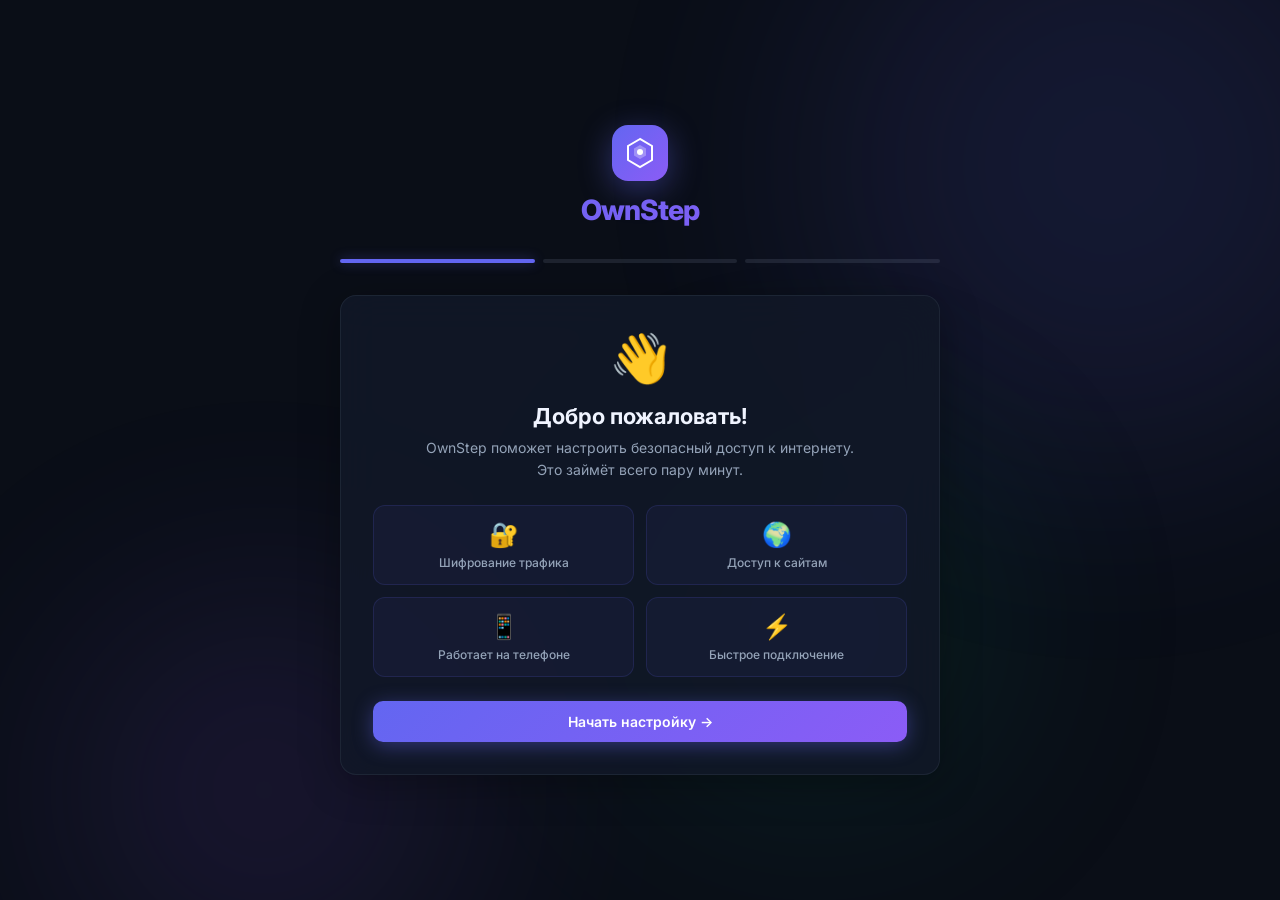
<file: setup.html>
<!DOCTYPE html>
<html lang="ru">

<head>
    <meta charset="UTF-8">
    <meta name="viewport" content="width=device-width, initial-scale=1.0">
    <title>OwnStep — Настройка</title>
    <link href="https://fonts.googleapis.com/css2?family=Inter:wght@300;400;500;600;700;800&display=swap"
        rel="stylesheet">
    <style>
        :root {
            --bg: #0a0e17;
            --bg2: #111827;
            --card: rgba(17, 24, 39, 0.9);
            --text: #f0f4ff;
            --text2: #94a3b8;
            --muted: #64748b;
            --accent: #6366f1;
            --accent2: #8b5cf6;
            --glow: rgba(99, 102, 241, 0.4);
            --green: #10b981;
            --green-glow: rgba(16, 185, 129, 0.3);
            --orange: #f59e0b;
            --red: #ef4444;
            --border: rgba(148, 163, 184, 0.1);
            --radius: 12px;
            --font: 'Inter', -apple-system, BlinkMacSystemFont, sans-serif;
        }

        * {
            margin: 0;
            padding: 0;
            box-sizing: border-box;
        }

        body {
            font-family: var(--font);
            background: var(--bg);
            color: var(--text);
            min-height: 100vh;
            display: flex;
            align-items: center;
            justify-content: center;
            overflow-x: hidden;
            overflow-y: auto;
            padding: 20px 0;
        }

        /* Animated background */
        .bg-orbs {
            position: fixed;
            inset: 0;
            z-index: 0;
            pointer-events: none;
        }

        .orb {
            position: absolute;
            border-radius: 50%;
            filter: blur(120px);
            opacity: 0.12;
            animation: float 25s ease-in-out infinite;
        }

        .orb-1 {
            width: 600px;
            height: 600px;
            background: var(--accent);
            top: -15%;
            right: -10%;
        }

        .orb-2 {
            width: 400px;
            height: 400px;
            background: var(--accent2);
            bottom: -10%;
            left: 5%;
            animation-delay: -8s;
        }

        .orb-3 {
            width: 350px;
            height: 350px;
            background: var(--green);
            top: 50%;
            left: 50%;
            animation-delay: -16s;
        }

        @keyframes float {

            0%,
            100% {
                transform: translate(0, 0) scale(1);
            }

            33% {
                transform: translate(40px, -50px) scale(1.1);
            }

            66% {
                transform: translate(-30px, 30px) scale(0.95);
            }
        }

        /* Container */
        .wizard {
            position: relative;
            z-index: 5;
            width: 100%;
            max-width: 640px;
            padding: 20px;
        }

        /* Logo */
        .logo {
            text-align: center;
            margin-bottom: 32px;
        }

        .logo-icon {
            width: 56px;
            height: 56px;
            margin: 0 auto 12px;
            background: linear-gradient(135deg, var(--accent), var(--accent2));
            border-radius: 16px;
            display: flex;
            align-items: center;
            justify-content: center;
            box-shadow: 0 8px 32px var(--glow);
            animation: logo-pulse 3s ease-in-out infinite;
        }

        .logo-icon svg {
            width: 32px;
            height: 32px;
            color: white;
        }

        .logo-name {
            font-size: 28px;
            font-weight: 800;
            letter-spacing: -1px;
            background: linear-gradient(135deg, var(--accent), var(--accent2));
            -webkit-background-clip: text;
            background-clip: text;
            -webkit-text-fill-color: transparent;
        }

        @keyframes logo-pulse {

            0%,
            100% {
                box-shadow: 0 8px 32px var(--glow);
            }

            50% {
                box-shadow: 0 8px 48px rgba(99, 102, 241, 0.6);
            }
        }

        /* Progress */
        .progress {
            display: flex;
            gap: 8px;
            margin-bottom: 32px;
        }

        .progress-step {
            flex: 1;
            height: 4px;
            border-radius: 2px;
            background: rgba(148, 163, 184, 0.15);
            transition: background 0.5s ease;
        }

        .progress-step.active {
            background: var(--accent);
            box-shadow: 0 0 12px var(--glow);
        }

        .progress-step.done {
            background: var(--green);
        }

        /* Card */
        .card {
            background: var(--card);
            border: 1px solid var(--border);
            border-radius: 16px;
            padding: 32px;
            backdrop-filter: blur(20px);
            box-shadow: 0 8px 40px rgba(0, 0, 0, 0.3);
            animation: card-in 0.4s ease;
        }

        @keyframes card-in {
            from {
                opacity: 0;
                transform: translateY(16px);
            }

            to {
                opacity: 1;
                transform: translateY(0);
            }
        }

        /* Steps */
        .step {
            display: none;
        }

        .step.active {
            display: block;
            animation: card-in 0.4s ease;
        }

        /* Step 1 */
        .welcome-icon {
            font-size: 48px;
            text-align: center;
            margin-bottom: 16px;
        }

        .step h2 {
            font-size: 22px;
            font-weight: 700;
            margin-bottom: 8px;
            text-align: center;
        }

        .step .subtitle {
            color: var(--text2);
            font-size: 14px;
            text-align: center;
            line-height: 1.6;
            margin-bottom: 24px;
        }

        .features {
            display: grid;
            grid-template-columns: 1fr 1fr;
            gap: 12px;
            margin-bottom: 24px;
        }

        .feature {
            background: rgba(99, 102, 241, 0.06);
            border: 1px solid rgba(99, 102, 241, 0.15);
            border-radius: var(--radius);
            padding: 14px;
            text-align: center;
            transition: all 0.3s ease;
        }

        .feature:hover {
            border-color: var(--accent);
            transform: translateY(-2px);
        }

        .feature-icon {
            font-size: 24px;
            margin-bottom: 6px;
        }

        .feature-text {
            font-size: 12px;
            color: var(--text2);
            font-weight: 500;
        }

        /* Step 2 */
        .method-tabs {
            display: flex;
            gap: 8px;
            margin-bottom: 20px;
        }

        .method-tab {
            flex: 1;
            padding: 10px;
            border-radius: 8px;
            border: 1px solid var(--border);
            background: transparent;
            color: var(--text2);
            font-family: var(--font);
            font-size: 13px;
            font-weight: 600;
            cursor: pointer;
            transition: all 0.3s ease;
            text-align: center;
        }

        .method-tab.active {
            background: rgba(99, 102, 241, 0.15);
            color: var(--accent);
            border-color: var(--accent);
        }

        .method-content {
            display: none;
        }

        .method-content.active {
            display: block;
            animation: card-in 0.3s ease;
        }

        /* Form */
        .form-group {
            margin-bottom: 14px;
        }

        .form-group label {
            display: block;
            font-size: 12px;
            font-weight: 600;
            color: var(--text2);
            margin-bottom: 5px;
            text-transform: uppercase;
            letter-spacing: 0.3px;
        }

        .input {
            width: 100%;
            padding: 11px 14px;
            border-radius: 8px;
            border: 1px solid var(--border);
            background: rgba(15, 23, 42, 0.8);
            color: var(--text);
            font-family: var(--font);
            font-size: 14px;
            outline: none;
            transition: all 0.3s ease;
        }

        .input::placeholder {
            color: var(--muted);
        }

        .input:focus {
            border-color: var(--accent);
            box-shadow: 0 0 0 3px var(--glow);
        }

        .input.valid {
            border-color: var(--green);
        }

        .input.error {
            border-color: var(--red);
        }

        textarea.input {
            resize: vertical;
            min-height: 80px;
            font-size: 13px;
        }

        .form-row {
            display: grid;
            grid-template-columns: 2fr 1fr;
            gap: 12px;
        }

        .form-hint {
            font-size: 11px;
            color: var(--muted);
            margin-top: 4px;
        }

        /* Diagram */
        .diagram {
            display: flex;
            align-items: center;
            justify-content: center;
            gap: 8px;
            padding: 16px 0;
            margin: 16px 0;
            border-top: 1px solid var(--border);
            border-bottom: 1px solid var(--border);
        }

        .diagram-node {
            display: flex;
            flex-direction: column;
            align-items: center;
            gap: 4px;
            transition: all 0.5s ease;
        }

        .diagram-icon {
            width: 44px;
            height: 44px;
            border-radius: 10px;
            border: 2px solid var(--border);
            background: var(--bg2);
            display: flex;
            align-items: center;
            justify-content: center;
            font-size: 20px;
            transition: all 0.5s ease;
        }

        .diagram-node.active .diagram-icon {
            border-color: var(--accent);
            box-shadow: 0 0 16px var(--glow);
        }

        .diagram-node.ready .diagram-icon {
            border-color: var(--green);
            box-shadow: 0 0 16px var(--green-glow);
        }

        .diagram-label {
            font-size: 10px;
            color: var(--muted);
            font-weight: 500;
        }

        .diagram-node.active .diagram-label {
            color: var(--accent);
        }

        .diagram-node.ready .diagram-label {
            color: var(--green);
        }

        .diagram-arrow {
            font-size: 16px;
            color: var(--muted);
            transition: color 0.5s;
        }

        .diagram-arrow.active {
            color: var(--accent);
        }

        .diagram-arrow.ready {
            color: var(--green);
        }

        /* Buttons */
        .btn {
            display: inline-flex;
            align-items: center;
            justify-content: center;
            gap: 8px;
            padding: 12px 24px;
            border-radius: 10px;
            border: none;
            font-family: var(--font);
            font-size: 14px;
            font-weight: 600;
            cursor: pointer;
            transition: all 0.3s ease;
            width: 100%;
        }

        .btn-primary {
            background: linear-gradient(135deg, var(--accent), var(--accent2));
            color: white;
            box-shadow: 0 4px 20px var(--glow);
        }

        .btn-primary:hover {
            transform: translateY(-2px);
            box-shadow: 0 6px 28px var(--glow);
        }

        .btn-primary:disabled {
            opacity: 0.4;
            cursor: not-allowed;
            transform: none;
        }

        .btn-secondary {
            background: rgba(99, 102, 241, 0.1);
            color: var(--accent);
            border: 1px solid rgba(99, 102, 241, 0.3);
        }

        .btn-secondary:hover {
            background: rgba(99, 102, 241, 0.2);
        }

        .btn-sm {
            padding: 8px 16px;
            font-size: 13px;
            width: auto;
        }

        .btn-group {
            display: flex;
            gap: 10px;
            margin-top: 20px;
        }

        /* Step 3 */
        .success-icon {
            width: 72px;
            height: 72px;
            margin: 0 auto 16px;
            background: rgba(16, 185, 129, 0.1);
            border: 2px solid var(--green);
            border-radius: 50%;
            display: flex;
            align-items: center;
            justify-content: center;
            font-size: 36px;
            animation: success-pop 0.5s ease;
        }

        @keyframes success-pop {
            0% {
                transform: scale(0);
            }

            60% {
                transform: scale(1.2);
            }

            100% {
                transform: scale(1);
            }
        }

        .instruction {
            background: rgba(15, 23, 42, 0.6);
            border: 1px solid var(--border);
            border-radius: var(--radius);
            padding: 16px;
            margin: 16px 0;
        }

        .instruction-step {
            display: flex;
            gap: 12px;
            align-items: flex-start;
            padding: 8px 0;
            font-size: 14px;
        }

        .instruction-num {
            width: 24px;
            height: 24px;
            border-radius: 50%;
            background: rgba(99, 102, 241, 0.2);
            color: var(--accent);
            display: flex;
            align-items: center;
            justify-content: center;
            font-size: 12px;
            font-weight: 700;
            flex-shrink: 0;
        }

        /* Phone links section */
        .phone-section {
            margin-top: 24px;
            border-top: 1px solid var(--border);
            padding-top: 20px;
        }

        .phone-section h3 {
            font-size: 16px;
            font-weight: 600;
            margin-bottom: 4px;
        }

        .phone-hint {
            font-size: 12px;
            color: var(--text2);
            margin-bottom: 14px;
        }

        .vless-link-box {
            background: rgba(0, 0, 0, 0.3);
            border: 1px solid var(--border);
            border-radius: 8px;
            padding: 12px;
            margin-bottom: 12px;
            position: relative;
        }

        .vless-link-label {
            font-size: 11px;
            color: var(--accent);
            font-weight: 600;
            margin-bottom: 6px;
            text-transform: uppercase;
        }

        .vless-link-text {
            font-family: 'Cascadia Code', 'Consolas', monospace;
            font-size: 11px;
            color: var(--text2);
            word-break: break-all;
            line-height: 1.5;
            user-select: all;
        }

        .copy-btn {
            position: absolute;
            top: 10px;
            right: 10px;
            padding: 4px 10px;
            border-radius: 6px;
            border: 1px solid var(--border);
            background: var(--bg2);
            color: var(--text2);
            font-size: 11px;
            cursor: pointer;
            font-family: var(--font);
            transition: all 0.2s;
        }

        .copy-btn:hover {
            border-color: var(--accent);
            color: var(--accent);
        }

        .copy-btn.copied {
            border-color: var(--green);
            color: var(--green);
        }

        /* QR code */
        .qr-container {
            display: flex;
            justify-content: center;
            margin: 16px 0;
        }

        .qr-container canvas {
            border-radius: 8px;
            border: 4px solid white;
        }

        /* Toast */
        .toast {
            position: fixed;
            bottom: 24px;
            right: 24px;
            background: var(--card);
            border: 1px solid var(--green);
            border-radius: var(--radius);
            padding: 12px 20px;
            font-size: 14px;
            color: var(--text);
            backdrop-filter: blur(20px);
            box-shadow: 0 8px 30px rgba(0, 0, 0, 0.4);
            z-index: 100;
            animation: slideIn 0.3s ease, slideOut 0.3s ease 2.7s forwards;
        }

        @keyframes slideIn {
            from {
                transform: translateX(120%);
                opacity: 0;
            }

            to {
                transform: translateX(0);
                opacity: 1;
            }
        }

        @keyframes slideOut {
            from {
                transform: translateX(0);
                opacity: 1;
            }

            to {
                transform: translateX(120%);
                opacity: 0;
            }
        }

        /* Select */
        select.input {
            cursor: pointer;
            appearance: none;
            background-image: url("data:image/svg+xml,%3Csvg xmlns='http://www.w3.org/2000/svg' width='12' height='12' viewBox='0 0 24 24' fill='none' stroke='%2394a3b8' stroke-width='2'%3E%3Cpolyline points='6 9 12 15 18 9'%3E%3C/polyline%3E%3C/svg%3E");
            background-repeat: no-repeat;
            background-position: right 12px center;
            padding-right: 36px;
        }

        @media (max-width: 640px) {
            .wizard {
                padding: 12px;
            }

            .card {
                padding: 20px;
            }

            .features {
                grid-template-columns: 1fr;
            }

            .form-row {
                grid-template-columns: 1fr;
            }
        }
    </style>
</head>

<body>
    <div class="bg-orbs">
        <div class="orb orb-1"></div>
        <div class="orb orb-2"></div>
        <div class="orb orb-3"></div>
    </div>

    <div class="wizard">
        <div class="logo">
            <div class="logo-icon">
                <svg viewBox="0 0 32 32" fill="none">
                    <path d="M16 2L4 9v14l12 7 12-7V9L16 2z" stroke="currentColor" stroke-width="2" fill="none" />
                    <path d="M16 8l-6 3.5v7L16 22l6-3.5v-7L16 8z" fill="currentColor" opacity="0.3" />
                    <circle cx="16" cy="15" r="3" fill="currentColor" />
                </svg>
            </div>
            <div class="logo-name">OwnStep</div>
        </div>

        <div class="progress">
            <div class="progress-step active" id="prog1"></div>
            <div class="progress-step" id="prog2"></div>
            <div class="progress-step" id="prog3"></div>
        </div>

        <div class="card">
            <!-- STEP 1: Welcome -->
            <div class="step active" id="step1">
                <div class="welcome-icon">👋</div>
                <h2>Добро пожаловать!</h2>
                <p class="subtitle">
                    OwnStep поможет настроить безопасный доступ к интернету.<br>
                    Это займёт всего пару минут.
                </p>

                <div class="features">
                    <div class="feature">
                        <div class="feature-icon">🔐</div>
                        <div class="feature-text">Шифрование трафика</div>
                    </div>
                    <div class="feature">
                        <div class="feature-icon">🌍</div>
                        <div class="feature-text">Доступ к сайтам</div>
                    </div>
                    <div class="feature">
                        <div class="feature-icon">📱</div>
                        <div class="feature-text">Работает на телефоне</div>
                    </div>
                    <div class="feature">
                        <div class="feature-icon">⚡</div>
                        <div class="feature-text">Быстрое подключение</div>
                    </div>
                </div>

                <button class="btn btn-primary" onclick="goToStep(2)">Начать настройку →</button>
            </div>

            <!-- STEP 2: Server config -->
            <div class="step" id="step2">
                <h2>Данные сервера</h2>
                <p class="subtitle">Попросите хозяина сервера прислать вам ссылку или данные</p>

                <div class="method-tabs">
                    <button class="method-tab active" onclick="switchMethod('link')">📋 Вставить ссылку</button>
                    <button class="method-tab" onclick="switchMethod('manual')">✍️ Ввести вручную</button>
                </div>

                <!-- Method: Link -->
                <div class="method-content active" id="method-link">
                    <div class="form-group">
                        <label>VLESS-ссылка</label>
                        <textarea class="input" id="vlessLink"
                            placeholder="vless://uuid@server:port?type=tcp&security=reality&..."
                            oninput="parseVlessLink()"></textarea>
                        <div class="form-hint">Вставьте ссылку, которую вам прислали. Все поля заполнятся автоматически.
                        </div>
                    </div>
                </div>

                <!-- Method: Manual -->
                <div class="method-content" id="method-manual">
                    <div class="form-row">
                        <div class="form-group">
                            <label>Адрес сервера</label>
                            <input class="input" id="serverAddr" placeholder="123.45.67.89" oninput="updateDiagram()">
                        </div>
                        <div class="form-group">
                            <label>Порт</label>
                            <input class="input" id="serverPort" type="number" placeholder="443" value="443"
                                oninput="updateDiagram()">
                        </div>
                    </div>
                    <div class="form-group">
                        <label>UUID</label>
                        <input class="input" id="serverUUID" placeholder="xxxxxxxx-xxxx-xxxx-xxxx-xxxxxxxxxxxx"
                            oninput="updateDiagram()">
                    </div>
                    <div class="form-group">
                        <label>Public Key (Reality)</label>
                        <input class="input" id="serverPubKey" placeholder="Ключ от сервера" oninput="updateDiagram()">
                    </div>
                    <div class="form-group">
                        <label>SNI (обычно не нужно менять)</label>
                        <input class="input" id="serverSNI" placeholder="www.google.com" value="www.google.com">
                    </div>
                </div>

                <!-- Live diagram -->
                <div class="diagram">
                    <div class="diagram-node active" id="dn-pc">
                        <div class="diagram-icon">💻</div>
                        <div class="diagram-label">Ваш ПК</div>
                    </div>
                    <div class="diagram-arrow" id="da-1">→</div>
                    <div class="diagram-node" id="dn-encrypt">
                        <div class="diagram-icon">🔐</div>
                        <div class="diagram-label">Шифрование</div>
                    </div>
                    <div class="diagram-arrow" id="da-2">→</div>
                    <div class="diagram-node" id="dn-server">
                        <div class="diagram-icon">🇩🇪</div>
                        <div class="diagram-label" id="dl-server">Сервер</div>
                    </div>
                    <div class="diagram-arrow" id="da-3">→</div>
                    <div class="diagram-node" id="dn-internet">
                        <div class="diagram-icon">🌐</div>
                        <div class="diagram-label">Интернет</div>
                    </div>
                </div>

                <div class="btn-group">
                    <button class="btn btn-secondary btn-sm" onclick="goToStep(1)">← Назад</button>
                    <button class="btn btn-primary" id="btnNext2" onclick="goToStep(3)" disabled>Сгенерировать конфиг
                        →</button>
                </div>
            </div>

            <!-- STEP 3: Done -->
            <div class="step" id="step3">
                <div class="success-icon">✅</div>
                <h2>Готово!</h2>
                <p class="subtitle">Конфигурация создана. Осталось запустить.</p>

                <div class="instruction">
                    <div class="instruction-step">
                        <div class="instruction-num">1</div>
                        <div>Нажмите <strong>«Скачать config.json»</strong> и сохраните файл в папку
                            <strong>OwnStep</strong>
                        </div>
                    </div>
                    <div class="instruction-step">
                        <div class="instruction-num">2</div>
                        <div>Запустите <strong>OwnStep.bat</strong> (Windows) или <strong>OwnStep-mac.command</strong>
                            (macOS) — не закрывайте окно!</div>
                    </div>
                    <div class="instruction-step">
                        <div class="instruction-num">3</div>
                        <div>Готово — интернет работает через безопасное соединение 🎉</div>
                    </div>
                    <div class="instruction-step">
                        <div class="instruction-num">4</div>
                        <div>Установите расширение для браузера по инструкции из <strong>guide.html</strong> — и
                            наслаждайтесь свободным интернетом! 🌍</div>
                    </div>
                </div>

                <button class="btn btn-primary" onclick="downloadConfig()">📥 Скачать config.json</button>

                <!-- Phone links -->
                <div class="phone-section">
                    <h3>📱 Ссылки для телефона</h3>
                    <p class="phone-hint">Скопируйте ссылку и импортируйте в Hiddify / v2rayNG (Android) или Streisand
                        (iPhone)
                    </p>

                    <div class="vless-link-box" id="phoneLinkBox">
                        <div class="vless-link-label">🇩🇪 OwnStep Germany</div>
                        <div class="vless-link-text" id="phoneLinkText"></div>
                        <button class="copy-btn" onclick="copyPhoneLink(this)">Копировать</button>
                    </div>

                    <div class="qr-container" id="qrContainer">
                        <canvas id="qrCanvas"></canvas>
                    </div>

                    <button class="btn btn-secondary btn-sm" onclick="goToStep(2)" style="margin-top: 12px;">← Изменить
                        данные</button>
                </div>
            </div>
        </div>
    </div>

    <script>
        // ===== QR Code Generator (minimal, self-contained) =====
        // Minimal QR Code generator for mode byte encoding
        const QRCode = (() => {
            // We use a simple approach: generate QR via a canvas using the library pattern
            // For maximum portability, we embed a minimal QR encoder
            function generateQR(text, canvas, size) {
                // Use the simple QR approach via qrcode-generator logic
                // Fallback: create a styled text display if QR is complex
                const ctx = canvas.getContext('2d');
                canvas.width = size;
                canvas.height = size;

                // Simple QR encoding using a data URL approach
                // We'll use a manual implementation
                try {
                    const qr = createQR(text);
                    const moduleCount = qr.length;
                    const cellSize = Math.floor(size / (moduleCount + 8));
                    const offset = Math.floor((size - cellSize * moduleCount) / 2);

                    ctx.fillStyle = '#ffffff';
                    ctx.fillRect(0, 0, size, size);
                    ctx.fillStyle = '#000000';

                    for (let r = 0; r < moduleCount; r++) {
                        for (let c = 0; c < moduleCount; c++) {
                            if (qr[r][c]) {
                                ctx.fillRect(offset + c * cellSize, offset + r * cellSize, cellSize, cellSize);
                            }
                        }
                    }
                } catch (e) {
                    // Fallback: show text
                    ctx.fillStyle = '#1a1a2e';
                    ctx.fillRect(0, 0, size, size);
                    ctx.fillStyle = '#ffffff';
                    ctx.font = '12px Inter';
                    ctx.textAlign = 'center';
                    ctx.fillText('QR: скопируйте ссылку', size / 2, size / 2);
                }
            }

            // Minimal QR code matrix generator (numeric/alphanumeric/byte mode)
            function createQR(data) {
                const encoded = new TextEncoder().encode(data);
                const len = encoded.length;

                // Choose version based on data length (byte mode)
                let version = 1;
                const capacities = [0, 17, 32, 53, 78, 106, 134, 154, 192, 230, 271, 321, 367, 425, 458, 520, 586, 644, 718, 792, 858];
                for (let v = 1; v <= 20; v++) {
                    if (len <= capacities[v]) { version = v; break; }
                }

                const size = version * 4 + 17;
                const matrix = Array.from({ length: size }, () => Array(size).fill(null));
                const reserved = Array.from({ length: size }, () => Array(size).fill(false));

                // Add finder patterns
                addFinderPattern(matrix, reserved, 0, 0);
                addFinderPattern(matrix, reserved, size - 7, 0);
                addFinderPattern(matrix, reserved, 0, size - 7);

                // Add alignment patterns
                if (version >= 2) {
                    const positions = getAlignmentPositions(version);
                    for (const r of positions) {
                        for (const c of positions) {
                            if (matrix[r] && matrix[r][c] === null) {
                                addAlignmentPattern(matrix, reserved, r, c);
                            }
                        }
                    }
                }

                // Timing patterns
                for (let i = 8; i < size - 8; i++) {
                    if (!reserved[6][i]) {
                        matrix[6][i] = i % 2 === 0;
                        reserved[6][i] = true;
                    }
                    if (!reserved[i][6]) {
                        matrix[i][6] = i % 2 === 0;
                        reserved[i][6] = true;
                    }
                }

                // Dark module
                matrix[version * 4 + 9][8] = true;
                reserved[version * 4 + 9][8] = true;

                // Reserve format info area
                for (let i = 0; i < 8; i++) {
                    reserved[8][i] = true;
                    reserved[8][size - 1 - i] = true;
                    reserved[i][8] = true;
                    reserved[size - 1 - i][8] = true;
                }
                reserved[8][8] = true;

                // Reserve version info for v >= 7
                if (version >= 7) {
                    for (let i = 0; i < 6; i++) {
                        for (let j = 0; j < 3; j++) {
                            reserved[i][size - 11 + j] = true;
                            reserved[size - 11 + j][i] = true;
                        }
                    }
                }

                // Encode data
                const bits = encodeData(encoded, version);

                // Place data bits
                placeDataBits(matrix, reserved, bits, size);

                // Apply mask pattern 0 (checkerboard)
                for (let r = 0; r < size; r++) {
                    for (let c = 0; c < size; c++) {
                        if (!reserved[r][c]) {
                            if ((r + c) % 2 === 0) {
                                matrix[r][c] = !matrix[r][c];
                            }
                        }
                    }
                }

                // Add format info (mask 0, EC level L)
                addFormatInfo(matrix, size, 0);

                // Add version info
                if (version >= 7) {
                    addVersionInfo(matrix, size, version);
                }

                return matrix.map(row => row.map(v => v === true));
            }

            function addFinderPattern(m, r, row, col) {
                for (let dr = -1; dr <= 7; dr++) {
                    for (let dc = -1; dc <= 7; dc++) {
                        const rr = row + dr, cc = col + dc;
                        if (rr < 0 || rr >= m.length || cc < 0 || cc >= m.length) continue;
                        const isOuter = dr === -1 || dr === 7 || dc === -1 || dc === 7;
                        const isBorder = dr === 0 || dr === 6 || dc === 0 || dc === 6;
                        const isInner = dr >= 2 && dr <= 4 && dc >= 2 && dc <= 4;
                        m[rr][cc] = !isOuter && (isBorder || isInner);
                        r[rr][cc] = true;
                    }
                }
            }

            function addAlignmentPattern(m, r, row, col) {
                for (let dr = -2; dr <= 2; dr++) {
                    for (let dc = -2; dc <= 2; dc++) {
                        const rr = row + dr, cc = col + dc;
                        if (rr < 0 || rr >= m.length || cc < 0 || cc >= m.length) continue;
                        if (r[rr][cc]) continue;
                        const isOuter = Math.abs(dr) === 2 || Math.abs(dc) === 2;
                        const isCenter = dr === 0 && dc === 0;
                        m[rr][cc] = isOuter || isCenter;
                        r[rr][cc] = true;
                    }
                }
            }

            function getAlignmentPositions(version) {
                if (version === 1) return [];
                const table = [
                    [], [6, 18], [6, 22], [6, 26], [6, 30], [6, 34],
                    [6, 22, 38], [6, 24, 42], [6, 26, 46], [6, 28, 50], [6, 30, 54],
                    [6, 32, 58], [6, 34, 62], [6, 26, 46, 66], [6, 26, 48, 70],
                    [6, 26, 50, 74], [6, 30, 54, 78], [6, 30, 56, 82], [6, 30, 58, 86], [6, 34, 62, 90]
                ];
                return table[version - 1] || [6, 6 + Math.floor((version * 4 + 10) / 2)];
            }

            function encodeData(bytes, version) {
                const totalCodewords = getDataCodewords(version);
                let bits = '';

                // Mode indicator: byte mode = 0100
                bits += '0100';

                // Character count
                const ccBits = version <= 9 ? 8 : 16;
                bits += bytes.length.toString(2).padStart(ccBits, '0');

                // Data
                for (const b of bytes) {
                    bits += b.toString(2).padStart(8, '0');
                }

                // Terminator
                const capacity = totalCodewords * 8;
                const terminatorLen = Math.min(4, capacity - bits.length);
                bits += '0'.repeat(terminatorLen);

                // Pad to byte boundary
                while (bits.length % 8 !== 0) bits += '0';

                // Pad codewords
                const pads = ['11101100', '00010001'];
                let pi = 0;
                while (bits.length < capacity) {
                    bits += pads[pi % 2];
                    pi++;
                }

                return bits;
            }

            function getDataCodewords(version) {
                // EC level L data codewords per version
                const table = [0, 19, 34, 55, 80, 108, 136, 156, 194, 232, 274, 324, 370, 428, 461, 523, 589, 647, 721, 795, 861];
                return table[version] || 100;
            }

            function placeDataBits(matrix, reserved, bits, size) {
                let bitIdx = 0;
                let upward = true;

                for (let col = size - 1; col >= 0; col -= 2) {
                    if (col === 6) col = 5; // skip timing

                    const rows = upward
                        ? Array.from({ length: size }, (_, i) => size - 1 - i)
                        : Array.from({ length: size }, (_, i) => i);

                    for (const row of rows) {
                        for (let dc = 0; dc <= 1; dc++) {
                            const c = col - dc;
                            if (c < 0 || reserved[row][c]) continue;
                            matrix[row][c] = bitIdx < bits.length ? bits[bitIdx] === '1' : false;
                            bitIdx++;
                        }
                    }
                    upward = !upward;
                }
            }

            function addFormatInfo(matrix, size, maskPattern) {
                // Format info for EC level L, mask 0 = 111011111000100
                const formats = ['111011111000100', '111001011110011', '111110110101010', '111100010011101',
                    '110011000101111', '110001100011000', '110110001000001', '110100101110110'];
                const fmt = formats[maskPattern] || formats[0];

                // Place format info
                const fmtBits = fmt.split('').map(Number);

                // Around top-left finder
                for (let i = 0; i <= 5; i++) matrix[8][i] = !!fmtBits[i];
                matrix[8][7] = !!fmtBits[6];
                matrix[8][8] = !!fmtBits[7];
                matrix[7][8] = !!fmtBits[8];
                for (let i = 9; i < 15; i++) matrix[14 - i][8] = !!fmtBits[i];

                // Bottom-left and top-right
                for (let i = 0; i < 7; i++) matrix[size - 1 - i][8] = !!fmtBits[i];
                for (let i = 7; i < 15; i++) matrix[8][size - 15 + i] = !!fmtBits[i];
            }

            function addVersionInfo(matrix, size, version) {
                if (version < 7) return;
                const versionInfoTable = [
                    0, 0, 0, 0, 0, 0, 0,
                    0b000111110010010100, 0b001000010110111100, 0b001001101010011001,
                    0b001010010011010011, 0b001011101111110110, 0b001100011101100010,
                    0b001101100001000111, 0b001110011000001101, 0b001111100100101000,
                    0b010000101001111110, 0b010001010101011011, 0b010010101100010001,
                    0b010011010000110100
                ];
                const info = versionInfoTable[version];
                if (!info) return;
                for (let i = 0; i < 18; i++) {
                    const bit = !!((info >> i) & 1);
                    const r = Math.floor(i / 3);
                    const c = size - 11 + (i % 3);
                    matrix[r][c] = bit;
                    matrix[c][r] = bit;
                }
            }

            return { generate: generateQR };
        })();

        // ===== App State =====
        let currentStep = 1;
        let serverConfig = { addr: '', port: 443, uuid: '', pubKey: '', sni: 'www.google.com', fp: 'chrome', flow: 'xtls-rprx-vision' };

        // ===== Navigation =====
        function goToStep(n) {
            if (n === 3) {
                // Validate before going to step 3
                if (!serverConfig.addr || !serverConfig.uuid || !serverConfig.pubKey) {
                    showToast('⚠️ Заполните все обязательные поля');
                    return;
                }
            }

            document.querySelectorAll('.step').forEach(s => s.classList.remove('active'));
            document.getElementById('step' + n).classList.add('active');

            for (let i = 1; i <= 3; i++) {
                const p = document.getElementById('prog' + i);
                p.classList.remove('active', 'done');
                if (i < n) p.classList.add('done');
                else if (i === n) p.classList.add('active');
            }

            currentStep = n;

            if (n === 3) {
                generatePhoneLink();
            }
        }

        // ===== Method tabs =====
        function switchMethod(method) {
            document.querySelectorAll('.method-tab').forEach(t => t.classList.remove('active'));
            document.querySelectorAll('.method-content').forEach(c => c.classList.remove('active'));

            event.target.classList.add('active');
            document.getElementById('method-' + method).classList.add('active');
        }

        // ===== VLESS Link Parser =====
        function parseVlessLink() {
            const link = document.getElementById('vlessLink').value.trim();
            const input = document.getElementById('vlessLink');

            if (!link.startsWith('vless://')) {
                input.classList.remove('valid');
                input.classList.add('error');
                updateDiagram();
                return;
            }

            try {
                // Parse: vless://uuid@host:port?params#name
                const stripped = link.replace('vless://', '');
                const [mainPart] = stripped.split('#');
                const [userHost, queryString] = mainPart.split('?');
                const [uuid, hostPort] = userHost.split('@');
                const [host, port] = hostPort.split(':');

                const params = new URLSearchParams(queryString);

                serverConfig.uuid = uuid;
                serverConfig.addr = host;
                serverConfig.port = parseInt(port) || 443;
                serverConfig.pubKey = params.get('pbk') || '';
                serverConfig.sni = params.get('sni') || 'www.google.com';
                serverConfig.fp = params.get('fp') || 'chrome';
                serverConfig.flow = params.get('flow') || 'xtls-rprx-vision';

                // Fill manual fields too
                document.getElementById('serverAddr').value = serverConfig.addr;
                document.getElementById('serverPort').value = serverConfig.port;
                document.getElementById('serverUUID').value = serverConfig.uuid;
                document.getElementById('serverPubKey').value = serverConfig.pubKey;
                document.getElementById('serverSNI').value = serverConfig.sni;

                input.classList.remove('error');
                input.classList.add('valid');

                updateDiagram();
            } catch (e) {
                input.classList.remove('valid');
                input.classList.add('error');
            }
        }

        // ===== Manual input sync =====
        function updateDiagram() {
            // Read from manual fields
            const addr = document.getElementById('serverAddr').value.trim();
            const port = document.getElementById('serverPort').value.trim();
            const uuid = document.getElementById('serverUUID').value.trim();
            const pubKey = document.getElementById('serverPubKey').value.trim();
            const sni = document.getElementById('serverSNI').value.trim();

            if (addr) serverConfig.addr = addr;
            if (port) serverConfig.port = parseInt(port);
            if (uuid) serverConfig.uuid = uuid;
            if (pubKey) serverConfig.pubKey = pubKey;
            if (sni) serverConfig.sni = sni;

            // Update diagram
            const hasAddr = !!serverConfig.addr;
            const hasUUID = !!serverConfig.uuid;
            const hasKey = !!serverConfig.pubKey;
            const allGood = hasAddr && hasUUID && hasKey;

            setNodeState('dn-encrypt', hasUUID ? (allGood ? 'ready' : 'active') : '');
            setNodeState('dn-server', hasAddr ? (allGood ? 'ready' : 'active') : '');
            setNodeState('dn-internet', allGood ? 'ready' : '');

            setArrowState('da-1', hasUUID ? (allGood ? 'ready' : 'active') : '');
            setArrowState('da-2', hasAddr ? (allGood ? 'ready' : 'active') : '');
            setArrowState('da-3', allGood ? 'ready' : '');

            if (hasAddr) {
                document.getElementById('dl-server').textContent = serverConfig.addr;
            } else {
                document.getElementById('dl-server').textContent = 'Сервер';
            }

            // Enable/disable next button
            document.getElementById('btnNext2').disabled = !allGood;
        }

        function setNodeState(id, state) {
            const el = document.getElementById(id);
            el.classList.remove('active', 'ready');
            if (state) el.classList.add(state);
        }
        function setArrowState(id, state) {
            const el = document.getElementById(id);
            el.classList.remove('active', 'ready');
            if (state) el.classList.add(state);
        }

        // ===== Generate config =====
        function generateConfig() {
            return {
                log: { loglevel: "warning" },
                inbounds: [
                    {
                        tag: "socks-de", port: 10808, listen: "127.0.0.1", protocol: "socks",
                        settings: { auth: "noauth", udp: true },
                        sniffing: { enabled: true, destOverride: ["http", "tls", "quic"] }
                    },
                    {
                        tag: "http-de", port: 10809, listen: "127.0.0.1", protocol: "http",
                        settings: {},
                        sniffing: { enabled: true, destOverride: ["http", "tls", "quic"] }
                    }
                ],
                outbounds: [
                    {
                        tag: "proxy-de", protocol: "vless",
                        settings: { vnext: [{ address: serverConfig.addr, port: serverConfig.port, users: [{ id: serverConfig.uuid, encryption: "none", flow: serverConfig.flow }] }] },
                        streamSettings: { network: "tcp", security: "reality", realitySettings: { show: false, fingerprint: serverConfig.fp, serverName: serverConfig.sni, publicKey: serverConfig.pubKey, shortId: "" } }
                    },
                    { tag: "direct", protocol: "freedom", settings: {} },
                    { tag: "block", protocol: "blackhole", settings: {} }
                ],
                routing: {
                    domainStrategy: "AsIs",
                    rules: [
                        { type: "field", ip: ["geoip:private", "127.0.0.0/8"], outboundTag: "direct" },
                        { type: "field", port: "53", outboundTag: "direct" },
                        { type: "field", inboundTag: ["socks-de", "http-de"], outboundTag: "proxy-de" }
                    ]
                }
            };
        }

        function downloadConfig() {
            const config = generateConfig();
            const json = JSON.stringify(config, null, 2);
            const blob = new Blob([json], { type: 'application/json' });
            const url = URL.createObjectURL(blob);
            const a = document.createElement('a');
            a.href = url;
            a.download = 'config.json';
            a.click();
            URL.revokeObjectURL(url);
            showToast('✅ config.json скачан!');
        }

        // ===== Phone Link =====
        function generateVlessLink() {
            const s = serverConfig;
            return `vless://${s.uuid}@${s.addr}:${s.port}?type=tcp&security=reality&sni=${s.sni}&pbk=${s.pubKey}&flow=${s.flow}&fp=${s.fp}#OwnStep_DE`;
        }

        function generatePhoneLink() {
            const link = generateVlessLink();
            document.getElementById('phoneLinkText').textContent = link;

            // Generate QR code
            try {
                QRCode.generate(link, document.getElementById('qrCanvas'), 200);
            } catch (e) {
                console.log('QR generation error:', e);
            }
        }

        function copyPhoneLink(btn) {
            const link = document.getElementById('phoneLinkText').textContent;
            navigator.clipboard.writeText(link).then(() => {
                btn.textContent = '✓ Скопировано';
                btn.classList.add('copied');
                setTimeout(() => {
                    btn.textContent = 'Копировать';
                    btn.classList.remove('copied');
                }, 2000);
            });
        }

        // ===== Toast =====
        function showToast(msg) {
            const existing = document.querySelector('.toast');
            if (existing) existing.remove();
            const el = document.createElement('div');
            el.className = 'toast';
            el.textContent = msg;
            document.body.appendChild(el);
            setTimeout(() => el.remove(), 3000);
        }
    </script>
</body>

</html>
</file>
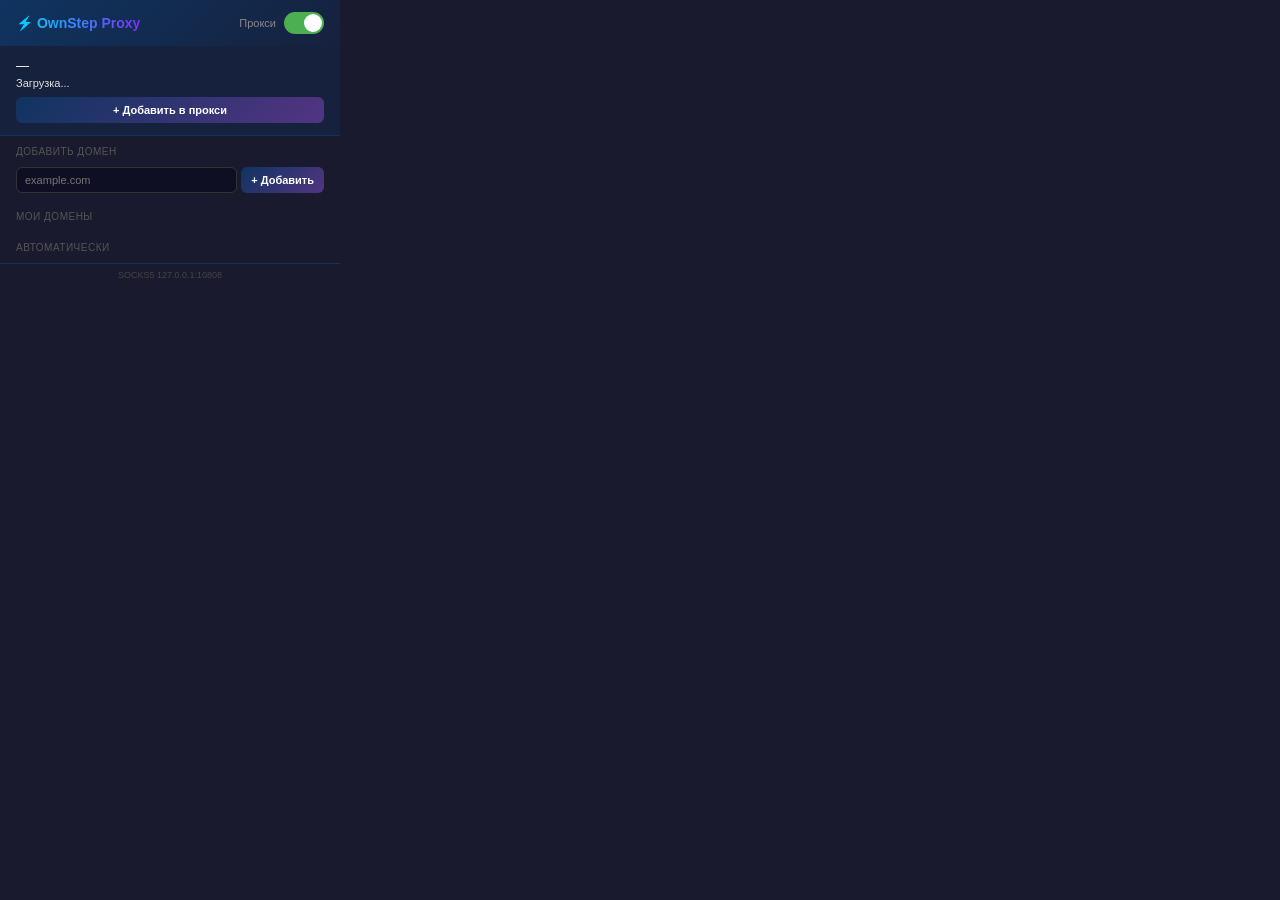
<file: extension-chrome/popup.html>
<!DOCTYPE html>
<html>

<head>
    <meta charset="utf-8">
    <style>
        * {
            margin: 0;
            padding: 0;
            box-sizing: border-box;
        }

        body {
            width: 340px;
            font-family: 'Segoe UI', sans-serif;
            background: #1a1a2e;
            color: #e0e0e0;
        }

        .header {
            background: linear-gradient(135deg, #0f3460, #16213e);
            padding: 12px 16px;
            display: flex;
            align-items: center;
            justify-content: space-between;
        }

        .header h1 {
            font-size: 14px;
            background: linear-gradient(90deg, #00d2ff, #7b2ff7);
            -webkit-background-clip: text;
            background-clip: text;
            -webkit-text-fill-color: transparent;
        }

        .toggle-wrap {
            display: flex;
            align-items: center;
            gap: 8px;
        }

        .toggle-label {
            font-size: 11px;
            color: #888;
        }

        .toggle {
            width: 40px;
            height: 22px;
            background: #333;
            border-radius: 11px;
            position: relative;
            cursor: pointer;
            transition: 0.3s;
        }

        .toggle.active {
            background: #4CAF50;
        }

        .toggle::after {
            content: '';
            width: 18px;
            height: 18px;
            background: white;
            border-radius: 50%;
            position: absolute;
            top: 2px;
            left: 2px;
            transition: 0.3s;
        }

        .toggle.active::after {
            transform: translateX(18px);
        }

        .current-site {
            padding: 12px 16px;
            background: #16213e;
            border-bottom: 1px solid #0f3460;
        }

        .site-domain {
            font-size: 13px;
            font-weight: 500;
            color: #fff;
            margin-bottom: 4px;
        }

        .site-status {
            font-size: 11px;
            margin-bottom: 8px;
        }

        .status-proxied {
            color: #4CAF50;
        }

        .status-direct {
            color: #ff9800;
        }

        .btn-group {
            display: flex;
            gap: 6px;
        }

        .btn {
            flex: 1;
            padding: 7px;
            border: none;
            border-radius: 6px;
            font-size: 11px;
            font-weight: 600;
            cursor: pointer;
            transition: 0.2s;
        }

        .btn:hover {
            opacity: 0.9;
            transform: translateY(-1px);
        }

        .btn:disabled {
            opacity: 0.3;
            cursor: not-allowed;
            transform: none;
        }

        .btn-add {
            background: linear-gradient(135deg, #0f3460, #533483);
            color: #fff;
        }

        .btn-remove {
            background: #ff4444;
            color: white;
        }

        .section {
            padding: 6px 16px;
            font-size: 10px;
            text-transform: uppercase;
            color: #555;
            letter-spacing: 0.5px;
            margin-top: 4px;
        }

        .add-row {
            padding: 4px 16px 8px;
            display: flex;
            gap: 4px;
        }

        .add-row input {
            flex: 1;
            padding: 6px 8px;
            border: 1px solid #333;
            border-radius: 6px;
            background: #0f0f23;
            color: #e0e0e0;
            font-size: 11px;
            outline: none;
        }

        .add-row input:focus {
            border-color: #533483;
        }

        .add-row button {
            padding: 6px 10px;
            border: none;
            border-radius: 6px;
            font-size: 11px;
            cursor: pointer;
            font-weight: 600;
            background: linear-gradient(135deg, #0f3460, #533483);
            color: white;
        }

        .domain-list {
            max-height: 200px;
            overflow-y: auto;
            padding: 0 16px 4px;
        }

        .domain-list::-webkit-scrollbar {
            width: 4px;
        }

        .domain-list::-webkit-scrollbar-thumb {
            background: #333;
            border-radius: 2px;
        }

        .domain-item {
            display: flex;
            align-items: center;
            justify-content: space-between;
            padding: 4px 0;
            border-bottom: 1px solid #111;
        }

        .domain-item .name {
            font-size: 11px;
            color: #ccc;
        }

        .domain-item .name.default {
            color: #777;
        }

        .domain-item .tag {
            font-size: 9px;
            padding: 2px 5px;
            border-radius: 3px;
            background: #1a1a2e;
            color: #555;
        }

        .remove-btn {
            background: none;
            border: none;
            color: #ff4444;
            cursor: pointer;
            font-size: 13px;
            padding: 2px 4px;
            border-radius: 4px;
        }

        .remove-btn:hover {
            background: rgba(255, 68, 68, 0.1);
        }

        .remove-default-btn {
            background: none;
            border: none;
            color: #666;
            cursor: pointer;
            font-size: 11px;
            padding: 2px 4px;
            border-radius: 4px;
            opacity: 0.4;
            transition: 0.2s;
        }

        .remove-default-btn:hover {
            opacity: 1;
            color: #ff4444;
            background: rgba(255, 68, 68, 0.1);
        }

        .restore-btn {
            background: none;
            border: none;
            color: #4CAF50;
            cursor: pointer;
            font-size: 12px;
            padding: 2px 4px;
            border-radius: 4px;
            opacity: 0.6;
        }

        .restore-btn:hover {
            opacity: 1;
            background: rgba(76, 175, 80, 0.1);
        }

        .footer {
            padding: 6px 16px;
            text-align: center;
            font-size: 9px;
            color: #444;
            border-top: 1px solid #0f3460;
        }
    </style>
</head>

<body>
    <div class="header">
        <h1>⚡ OwnStep Proxy</h1>
        <div class="toggle-wrap">
            <span class="toggle-label">Прокси</span>
            <div class="toggle active" id="mainToggle"></div>
        </div>
    </div>

    <div class="current-site">
        <div class="site-domain" id="siteDomain">—</div>
        <div class="site-status" id="siteStatus">Загрузка...</div>
        <div class="btn-group">
            <button class="btn btn-add" id="btnAdd">+ Добавить в прокси</button>
            <button class="btn btn-remove" id="btnRemove" style="display:none">✕ Убрать из прокси</button>
        </div>
    </div>

    <div class="section">Добавить домен</div>
    <div class="add-row">
        <input type="text" id="customInput" placeholder="example.com">
        <button id="addBtn">+ Добавить</button>
    </div>

    <div class="section">Мои домены</div>
    <div class="domain-list" id="customList"></div>

    <div class="section">Автоматически</div>
    <div class="domain-list" id="defaultList"></div>

    <div class="footer">SOCKS5 127.0.0.1:10808</div>

    <script src="popup.js"></script>
</body>

</html>
</file>
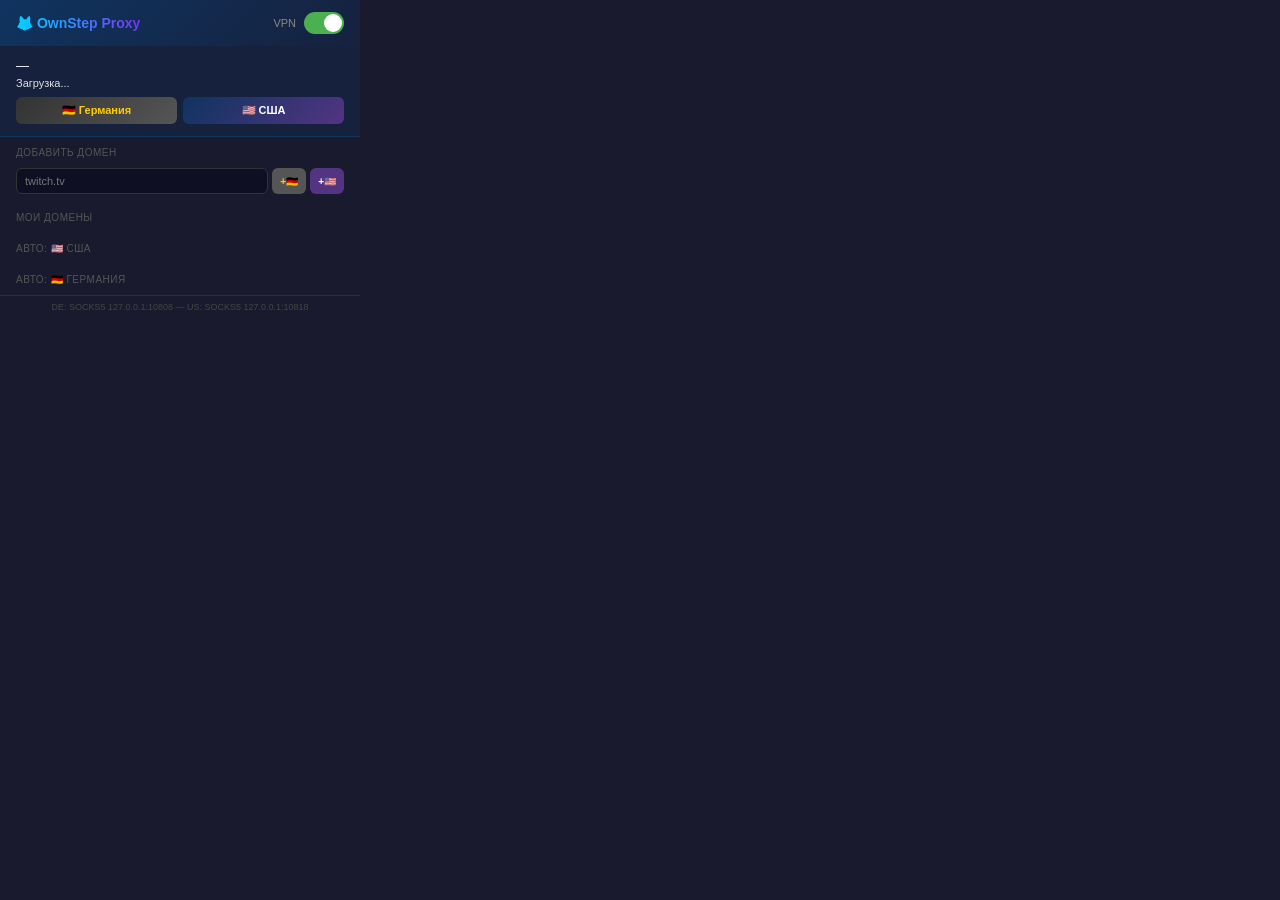
<file: extension-firefox/popup.html>
<!DOCTYPE html>
<html>

<head>
    <meta charset="utf-8">
    <style>
        * {
            margin: 0;
            padding: 0;
            box-sizing: border-box;
        }

        body {
            width: 360px;
            font-family: 'Segoe UI', sans-serif;
            background: #1a1a2e;
            color: #e0e0e0;
        }

        .header {
            background: linear-gradient(135deg, #0f3460, #16213e);
            padding: 12px 16px;
            display: flex;
            align-items: center;
            justify-content: space-between;
        }

        .header h1 {
            font-size: 14px;
            background: linear-gradient(90deg, #00d2ff, #7b2ff7);
            -webkit-background-clip: text;
            background-clip: text;
            -webkit-text-fill-color: transparent;
        }

        .toggle-wrap {
            display: flex;
            align-items: center;
            gap: 8px;
        }

        .toggle-label {
            font-size: 11px;
            color: #888;
        }

        .toggle {
            width: 40px;
            height: 22px;
            background: #333;
            border-radius: 11px;
            position: relative;
            cursor: pointer;
            transition: 0.3s;
        }

        .toggle.active {
            background: #4CAF50;
        }

        .toggle::after {
            content: '';
            width: 18px;
            height: 18px;
            background: white;
            border-radius: 50%;
            position: absolute;
            top: 2px;
            left: 2px;
            transition: 0.3s;
        }

        .toggle.active::after {
            transform: translateX(18px);
        }

        .current-site {
            padding: 12px 16px;
            background: #16213e;
            border-bottom: 1px solid #0f3460;
        }

        .site-domain {
            font-size: 13px;
            font-weight: 500;
            color: #fff;
            margin-bottom: 4px;
        }

        .site-status {
            font-size: 11px;
            margin-bottom: 8px;
        }

        .status-de {
            color: #ffcc00;
        }

        .status-us {
            color: #4CAF50;
        }

        .status-direct {
            color: #ff9800;
        }

        .btn-group {
            display: flex;
            gap: 6px;
        }

        .btn {
            flex: 1;
            padding: 7px;
            border: none;
            border-radius: 6px;
            font-size: 11px;
            font-weight: 600;
            cursor: pointer;
            transition: 0.2s;
        }

        .btn:hover {
            opacity: 0.9;
            transform: translateY(-1px);
        }

        .btn:disabled {
            opacity: 0.3;
            cursor: not-allowed;
            transform: none;
        }

        .btn-de {
            background: linear-gradient(135deg, #333, #555);
            color: #ffcc00;
        }

        .btn-us {
            background: linear-gradient(135deg, #0f3460, #533483);
            color: #fff;
        }

        .btn-remove {
            background: #ff4444;
            color: white;
        }

        .section {
            padding: 6px 16px;
            font-size: 10px;
            text-transform: uppercase;
            color: #555;
            letter-spacing: 0.5px;
            margin-top: 4px;
        }

        .add-row {
            padding: 4px 16px 8px;
            display: flex;
            gap: 4px;
        }

        .add-row input {
            flex: 1;
            padding: 6px 8px;
            border: 1px solid #333;
            border-radius: 6px;
            background: #0f0f23;
            color: #e0e0e0;
            font-size: 11px;
            outline: none;
        }

        .add-row input:focus {
            border-color: #533483;
        }

        .add-row button {
            padding: 6px 8px;
            border: none;
            border-radius: 6px;
            font-size: 10px;
            cursor: pointer;
            font-weight: 600;
        }

        .add-de {
            background: #555;
            color: #ffcc00;
        }

        .add-us {
            background: #533483;
            color: white;
        }

        .domain-list {
            max-height: 150px;
            overflow-y: auto;
            padding: 0 16px 4px;
        }

        .domain-list::-webkit-scrollbar {
            width: 4px;
        }

        .domain-list::-webkit-scrollbar-thumb {
            background: #333;
            border-radius: 2px;
        }

        .domain-item {
            display: flex;
            align-items: center;
            justify-content: space-between;
            padding: 4px 0;
            border-bottom: 1px solid #111;
        }

        .domain-item .name {
            font-size: 11px;
            color: #ccc;
        }

        .domain-item .name.default {
            color: #777;
        }

        .domain-item .tag {
            font-size: 9px;
            padding: 2px 5px;
            border-radius: 3px;
        }

        .tag-de {
            background: #333;
            color: #ffcc00;
        }

        .tag-us {
            background: #1a1a4e;
            color: #7b7bff;
        }

        .tag-auto {
            background: #1a1a2e;
            color: #555;
        }

        .remove-btn {
            background: none;
            border: none;
            color: #ff4444;
            cursor: pointer;
            font-size: 13px;
            padding: 2px 4px;
            border-radius: 4px;
        }

        .remove-btn:hover {
            background: rgba(255, 68, 68, 0.1);
        }

        .footer {
            padding: 6px 16px;
            text-align: center;
            font-size: 9px;
            color: #444;
            border-top: 1px solid #0f3460;
        }
    </style>
</head>

<body>
    <div class="header">
        <h1>🦊 OwnStep Proxy</h1>
        <div class="toggle-wrap">
            <span class="toggle-label">VPN</span>
            <div class="toggle active" id="mainToggle"></div>
        </div>
    </div>

    <div class="current-site">
        <div class="site-domain" id="siteDomain">—</div>
        <div class="site-status" id="siteStatus">Загрузка...</div>
        <div class="btn-group">
            <button class="btn btn-de" id="btnDE">🇩🇪 Германия</button>
            <button class="btn btn-us" id="btnUS">🇺🇸 США</button>
            <button class="btn btn-remove" id="btnRemove" style="display:none">✕ Убрать</button>
        </div>
    </div>

    <div class="section">Добавить домен</div>
    <div class="add-row">
        <input type="text" id="customInput" placeholder="twitch.tv">
        <button class="add-de" id="addDE">+🇩🇪</button>
        <button class="add-us" id="addUS">+🇺🇸</button>
    </div>

    <div class="section">Мои домены</div>
    <div class="domain-list" id="customList"></div>

    <div class="section">Авто: 🇺🇸 США</div>
    <div class="domain-list" id="defaultUSList"></div>

    <div class="section">Авто: 🇩🇪 Германия</div>
    <div class="domain-list" id="defaultDEList"></div>

    <div class="footer">DE: SOCKS5 127.0.0.1:10808 — US: SOCKS5 127.0.0.1:10818</div>

    <script src="popup.js"></script>
</body>

</html>
</file>
<file: style.css>
/* ===== OwnStep — Styles ===== */

:root {
    --bg-primary: #0a0e17;
    --bg-secondary: #111827;
    --bg-card: rgba(17, 24, 39, 0.85);
    --bg-card-hover: rgba(31, 41, 55, 0.9);
    --bg-sidebar: rgba(10, 14, 23, 0.95);
    --text-primary: #f0f4ff;
    --text-secondary: #94a3b8;
    --text-muted: #64748b;
    --accent: #6366f1;
    --accent-glow: rgba(99, 102, 241, 0.4);
    --accent-2: #8b5cf6;
    --success: #10b981;
    --success-glow: rgba(16, 185, 129, 0.4);
    --danger: #ef4444;
    --danger-glow: rgba(239, 68, 68, 0.3);
    --warning: #f59e0b;
    --border: rgba(148, 163, 184, 0.1);
    --border-active: rgba(99, 102, 241, 0.5);
    --radius: 12px;
    --radius-lg: 16px;
    --transition: 0.3s cubic-bezier(0.4, 0, 0.2, 1);
    --font: 'Inter', -apple-system, BlinkMacSystemFont, sans-serif;
}

*,
*::before,
*::after {
    margin: 0;
    padding: 0;
    box-sizing: border-box;
}

body {
    font-family: var(--font);
    background: var(--bg-primary);
    color: var(--text-primary);
    min-height: 100vh;
    overflow: hidden;
}

.app {
    display: flex;
    height: 100vh;
    position: relative;
}

/* ===== Animated Background ===== */
.bg-orbs {
    position: fixed;
    inset: 0;
    z-index: 0;
    overflow: hidden;
    pointer-events: none;
}

.orb {
    position: absolute;
    border-radius: 50%;
    filter: blur(100px);
    opacity: 0.15;
    animation: float 20s ease-in-out infinite;
}

.orb-1 {
    width: 500px;
    height: 500px;
    background: var(--accent);
    top: -10%;
    right: -5%;
    animation-delay: 0s;
}

.orb-2 {
    width: 400px;
    height: 400px;
    background: var(--accent-2);
    bottom: -10%;
    left: 10%;
    animation-delay: -7s;
}

.orb-3 {
    width: 300px;
    height: 300px;
    background: var(--success);
    top: 40%;
    left: 40%;
    animation-delay: -14s;
}

@keyframes float {

    0%,
    100% {
        transform: translate(0, 0) scale(1);
    }

    25% {
        transform: translate(30px, -40px) scale(1.1);
    }

    50% {
        transform: translate(-20px, 20px) scale(0.95);
    }

    75% {
        transform: translate(40px, 30px) scale(1.05);
    }
}

/* ===== Sidebar ===== */
.sidebar {
    width: 220px;
    background: var(--bg-sidebar);
    border-right: 1px solid var(--border);
    display: flex;
    flex-direction: column;
    z-index: 10;
    backdrop-filter: blur(20px);
    flex-shrink: 0;
}

.logo {
    display: flex;
    align-items: center;
    gap: 12px;
    padding: 24px 20px;
    border-bottom: 1px solid var(--border);
}

.logo-icon {
    width: 36px;
    height: 36px;
    color: var(--accent);
    filter: drop-shadow(0 0 8px var(--accent-glow));
}

.logo-text {
    font-size: 18px;
    font-weight: 700;
    background: linear-gradient(135deg, var(--accent), var(--accent-2));
    -webkit-background-clip: text;
    background-clip: text;
    -webkit-text-fill-color: transparent;
    letter-spacing: -0.5px;
}

.nav-links {
    list-style: none;
    padding: 12px 10px;
    flex: 1;
}

.nav-item {
    display: flex;
    align-items: center;
    gap: 12px;
    padding: 12px 16px;
    border-radius: var(--radius);
    cursor: pointer;
    color: var(--text-secondary);
    transition: var(--transition);
    margin-bottom: 4px;
    font-size: 14px;
    font-weight: 500;
}

.nav-item:hover {
    background: rgba(99, 102, 241, 0.08);
    color: var(--text-primary);
}

.nav-item.active {
    background: rgba(99, 102, 241, 0.15);
    color: var(--accent);
    box-shadow: inset 0 0 0 1px rgba(99, 102, 241, 0.2);
}

.nav-item svg {
    width: 20px;
    height: 20px;
    flex-shrink: 0;
}

.sidebar-footer {
    padding: 16px 20px;
    border-top: 1px solid var(--border);
}

.version {
    font-size: 12px;
    color: var(--text-muted);
}

/* ===== Main Content ===== */
.main-content {
    flex: 1;
    overflow-y: auto;
    padding: 32px 40px;
    z-index: 5;
    position: relative;
}

.main-content::-webkit-scrollbar {
    width: 6px;
}

.main-content::-webkit-scrollbar-track {
    background: transparent;
}

.main-content::-webkit-scrollbar-thumb {
    background: var(--border);
    border-radius: 3px;
}

.tab-content {
    display: none;
    animation: fadeIn 0.3s ease;
}

.tab-content.active {
    display: block;
}

@keyframes fadeIn {
    from {
        opacity: 0;
        transform: translateY(8px);
    }

    to {
        opacity: 1;
        transform: translateY(0);
    }
}

.page-header {
    display: flex;
    align-items: center;
    justify-content: space-between;
    margin-bottom: 32px;
}

.page-header h1 {
    font-size: 28px;
    font-weight: 700;
    letter-spacing: -0.5px;
}

/* ===== Status Badge ===== */
.status-badge {
    display: flex;
    align-items: center;
    gap: 8px;
    padding: 8px 16px;
    border-radius: 50px;
    font-size: 13px;
    font-weight: 600;
    backdrop-filter: blur(10px);
}

.status-badge.disconnected {
    background: rgba(239, 68, 68, 0.1);
    border: 1px solid rgba(239, 68, 68, 0.3);
    color: var(--danger);
}

.status-badge.connecting {
    background: rgba(245, 158, 11, 0.1);
    border: 1px solid rgba(245, 158, 11, 0.3);
    color: var(--warning);
}

.status-badge.connected {
    background: rgba(16, 185, 129, 0.1);
    border: 1px solid rgba(16, 185, 129, 0.3);
    color: var(--success);
}

.status-dot {
    width: 8px;
    height: 8px;
    border-radius: 50%;
    background: currentColor;
}

.status-badge.connected .status-dot {
    animation: pulse-dot 2s ease-in-out infinite;
}

@keyframes pulse-dot {

    0%,
    100% {
        opacity: 1;
        box-shadow: 0 0 0 0 currentColor;
    }

    50% {
        opacity: 0.7;
        box-shadow: 0 0 0 4px transparent;
    }
}

/* ===== Connect Section ===== */
.connect-section {
    display: flex;
    flex-direction: column;
    align-items: center;
    margin: 40px 0 48px;
}

.connect-ring {
    width: 160px;
    height: 160px;
    border-radius: 50%;
    display: flex;
    align-items: center;
    justify-content: center;
    background: conic-gradient(from 0deg, transparent, var(--accent), transparent);
    padding: 3px;
    animation: rotate-ring 4s linear infinite paused;
    transition: var(--transition);
}

.connect-ring.connecting {
    animation-play-state: running;
}

.connect-ring.connected {
    background: conic-gradient(from 0deg, transparent, var(--success), transparent);
}

@keyframes rotate-ring {
    to {
        transform: rotate(360deg);
    }
}

.connect-btn {
    width: 150px;
    height: 150px;
    border-radius: 50%;
    background: var(--bg-secondary);
    border: 2px solid var(--border);
    display: flex;
    align-items: center;
    justify-content: center;
    cursor: pointer;
    transition: var(--transition);
    color: var(--text-secondary);
}

.connect-btn:hover {
    border-color: var(--accent);
    color: var(--accent);
    box-shadow: 0 0 30px var(--accent-glow);
    transform: scale(1.02);
}

.connect-ring.connected .connect-btn {
    border-color: var(--success);
    color: var(--success);
    box-shadow: 0 0 30px var(--success-glow);
}

.connect-btn svg {
    width: 40px;
    height: 40px;
}

.connect-label {
    margin-top: 16px;
    font-size: 14px;
    color: var(--text-secondary);
    font-weight: 500;
}

/* ===== Stats Grid ===== */
.stats-grid {
    display: grid;
    grid-template-columns: repeat(4, 1fr);
    gap: 16px;
}

.stat-card {
    background: var(--bg-card);
    border: 1px solid var(--border);
    border-radius: var(--radius);
    padding: 20px;
    display: flex;
    align-items: center;
    gap: 16px;
    backdrop-filter: blur(10px);
    transition: var(--transition);
}

.stat-card:hover {
    border-color: var(--border-active);
    background: var(--bg-card-hover);
    transform: translateY(-2px);
}

.stat-icon {
    font-size: 28px;
    flex-shrink: 0;
}

.stat-label {
    font-size: 12px;
    color: var(--text-muted);
    text-transform: uppercase;
    letter-spacing: 0.5px;
    margin-bottom: 4px;
}

.stat-value {
    font-size: 16px;
    font-weight: 600;
    color: var(--text-primary);
}

/* ===== Cards ===== */
.card {
    background: var(--bg-card);
    border: 1px solid var(--border);
    border-radius: var(--radius-lg);
    backdrop-filter: blur(10px);
    overflow: hidden;
}

.card-header {
    display: flex;
    align-items: center;
    justify-content: space-between;
    padding: 20px 24px;
    border-bottom: 1px solid var(--border);
}

.card-header h2 {
    font-size: 16px;
    font-weight: 600;
}

.card-body {
    padding: 24px;
}

/* ===== Badges ===== */
.badge {
    padding: 4px 12px;
    border-radius: 50px;
    font-size: 11px;
    font-weight: 600;
    text-transform: uppercase;
    letter-spacing: 0.5px;
}

.badge-primary {
    background: rgba(99, 102, 241, 0.15);
    color: var(--accent);
    border: 1px solid rgba(99, 102, 241, 0.3);
}

/* ===== Forms ===== */
.form-grid {
    display: grid;
    grid-template-columns: 1fr 1fr;
    gap: 16px;
}

.form-group {
    display: flex;
    flex-direction: column;
    gap: 6px;
}

.form-group label {
    font-size: 13px;
    font-weight: 500;
    color: var(--text-secondary);
}

.input {
    background: rgba(15, 23, 42, 0.8);
    border: 1px solid var(--border);
    border-radius: 8px;
    padding: 10px 14px;
    color: var(--text-primary);
    font-family: var(--font);
    font-size: 14px;
    transition: var(--transition);
    outline: none;
    width: 100%;
}

.input::placeholder {
    color: var(--text-muted);
}

.input:focus {
    border-color: var(--accent);
    box-shadow: 0 0 0 3px var(--accent-glow);
}

select.input {
    cursor: pointer;
    appearance: none;
    background-image: url("data:image/svg+xml,%3Csvg xmlns='http://www.w3.org/2000/svg' width='12' height='12' viewBox='0 0 24 24' fill='none' stroke='%2394a3b8' stroke-width='2'%3E%3Cpolyline points='6 9 12 15 18 9'%3E%3C/polyline%3E%3C/svg%3E");
    background-repeat: no-repeat;
    background-position: right 12px center;
    padding-right: 36px;
}

/* ===== Buttons ===== */
.btn {
    display: inline-flex;
    align-items: center;
    justify-content: center;
    gap: 8px;
    padding: 10px 20px;
    border-radius: 8px;
    font-family: var(--font);
    font-size: 14px;
    font-weight: 600;
    cursor: pointer;
    border: none;
    transition: var(--transition);
}

.btn-primary {
    background: linear-gradient(135deg, var(--accent), var(--accent-2));
    color: white;
    box-shadow: 0 4px 15px var(--accent-glow);
}

.btn-primary:hover {
    transform: translateY(-1px);
    box-shadow: 0 6px 20px var(--accent-glow);
}

.btn-secondary {
    background: rgba(99, 102, 241, 0.1);
    color: var(--accent);
    border: 1px solid rgba(99, 102, 241, 0.3);
}

.btn-secondary:hover {
    background: rgba(99, 102, 241, 0.2);
}

.btn-sm {
    padding: 6px 14px;
    font-size: 13px;
}

/* ===== Toggle Switch ===== */
.toggle-switch {
    position: relative;
    display: inline-block;
    width: 48px;
    height: 26px;
}

.toggle-switch input {
    opacity: 0;
    width: 0;
    height: 0;
}

.toggle-slider {
    position: absolute;
    cursor: pointer;
    top: 0;
    left: 0;
    right: 0;
    bottom: 0;
    background: rgba(100, 116, 139, 0.3);
    border-radius: 26px;
    transition: var(--transition);
}

.toggle-slider::before {
    content: "";
    position: absolute;
    height: 20px;
    width: 20px;
    left: 3px;
    bottom: 3px;
    background: white;
    border-radius: 50%;
    transition: var(--transition);
}

input:checked+.toggle-slider {
    background: var(--accent);
    box-shadow: 0 0 10px var(--accent-glow);
}

input:checked+.toggle-slider::before {
    transform: translateX(22px);
}

/* ===== Chain Diagram ===== */
.chain-diagram {
    display: flex;
    align-items: center;
    justify-content: center;
    gap: 16px;
    padding: 24px 0;
    margin-bottom: 24px;
    border-bottom: 1px solid var(--border);
}

.chain-node {
    display: flex;
    flex-direction: column;
    align-items: center;
    gap: 8px;
    transition: var(--transition);
}

.chain-icon {
    font-size: 32px;
    width: 56px;
    height: 56px;
    display: flex;
    align-items: center;
    justify-content: center;
    background: var(--bg-secondary);
    border: 2px solid var(--border);
    border-radius: var(--radius);
}

.chain-node.active .chain-icon {
    border-color: var(--accent);
    box-shadow: 0 0 15px var(--accent-glow);
}

.chain-label {
    font-size: 12px;
    color: var(--text-secondary);
    font-weight: 500;
}

.chain-arrow {
    font-size: 24px;
    color: var(--accent);
    transition: var(--transition);
}

/* ===== Log Viewer ===== */
.log-viewer {
    background: rgba(0, 0, 0, 0.3);
    border-radius: 8px;
    padding: 16px;
    height: 400px;
    overflow-y: auto;
    font-family: 'JetBrains Mono', 'Cascadia Code', 'Consolas', monospace;
    font-size: 12px;
    line-height: 1.8;
}

.log-viewer::-webkit-scrollbar {
    width: 4px;
}

.log-viewer::-webkit-scrollbar-thumb {
    background: var(--border);
    border-radius: 2px;
}

.log-line {
    padding: 2px 8px;
    border-radius: 4px;
}

.log-line.log-info {
    color: var(--text-secondary);
}

.log-line.log-success {
    color: var(--success);
}

.log-line.log-warning {
    color: var(--warning);
}

.log-line.log-error {
    color: var(--danger);
}

.config-preview {
    background: rgba(0, 0, 0, 0.3);
    border-radius: 8px;
    padding: 16px;
    font-family: 'JetBrains Mono', 'Cascadia Code', 'Consolas', monospace;
    font-size: 12px;
    line-height: 1.6;
    color: var(--text-secondary);
    overflow-x: auto;
    max-height: 500px;
    overflow-y: auto;
    white-space: pre-wrap;
    word-break: break-all;
}

/* ===== Responsive ===== */
@media (max-width: 900px) {
    .stats-grid {
        grid-template-columns: repeat(2, 1fr);
    }

    .form-grid {
        grid-template-columns: 1fr;
    }

    .sidebar {
        width: 60px;
    }

    .logo-text,
    .nav-item span,
    .sidebar-footer {
        display: none;
    }

    .nav-item {
        justify-content: center;
        padding: 12px;
    }

    .main-content {
        padding: 24px;
    }
}

/* ===== Toast Notification ===== */
.toast {
    position: fixed;
    bottom: 24px;
    right: 24px;
    background: var(--bg-card);
    border: 1px solid var(--border);
    border-radius: var(--radius);
    padding: 14px 20px;
    font-size: 14px;
    color: var(--text-primary);
    backdrop-filter: blur(20px);
    box-shadow: 0 8px 30px rgba(0, 0, 0, 0.4);
    z-index: 100;
    animation: slideIn 0.3s ease, slideOut 0.3s ease 2.7s forwards;
    display: flex;
    align-items: center;
    gap: 10px;
}

.toast.toast-success {
    border-color: var(--success);
}

.toast.toast-error {
    border-color: var(--danger);
}

@keyframes slideIn {
    from {
        transform: translateX(100%);
        opacity: 0;
    }

    to {
        transform: translateX(0);
        opacity: 1;
    }
}

@keyframes slideOut {
    from {
        transform: translateX(0);
        opacity: 1;
    }

    to {
        transform: translateX(100%);
        opacity: 0;
    }
}
</file>
